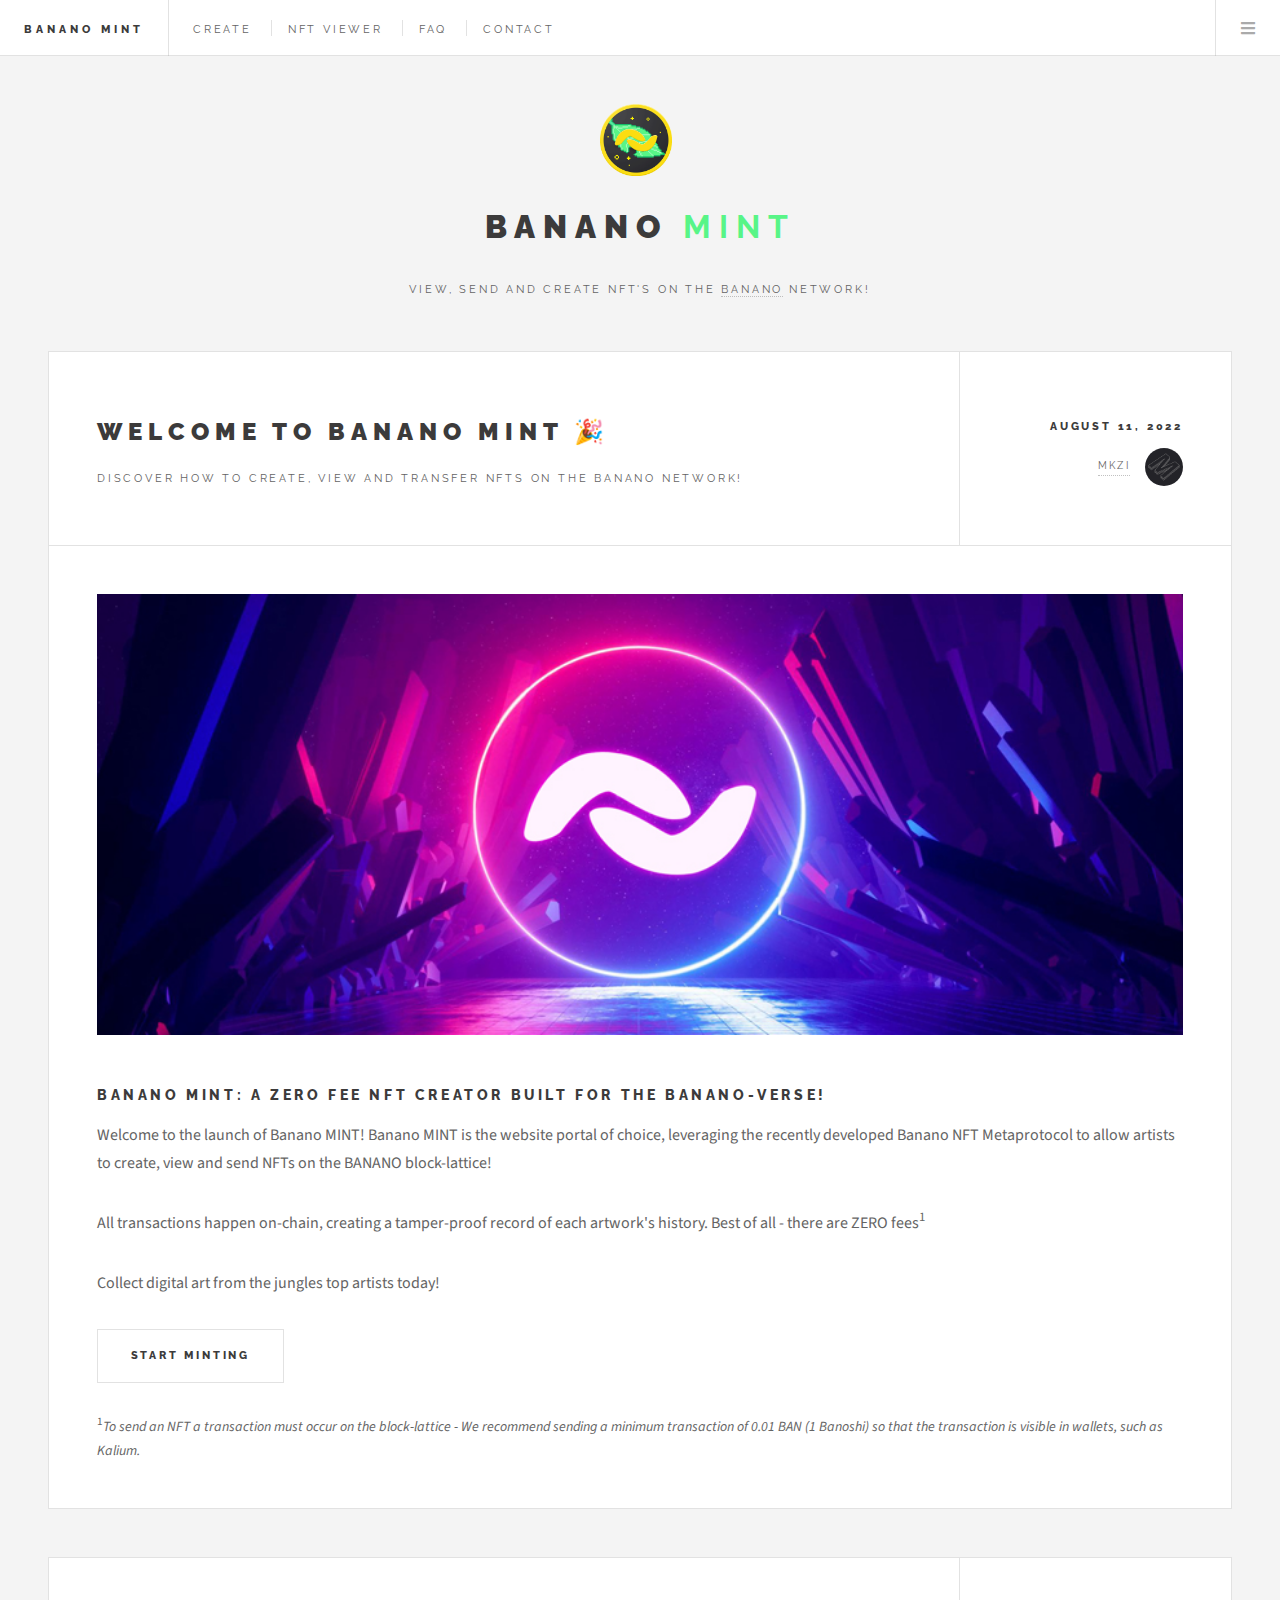
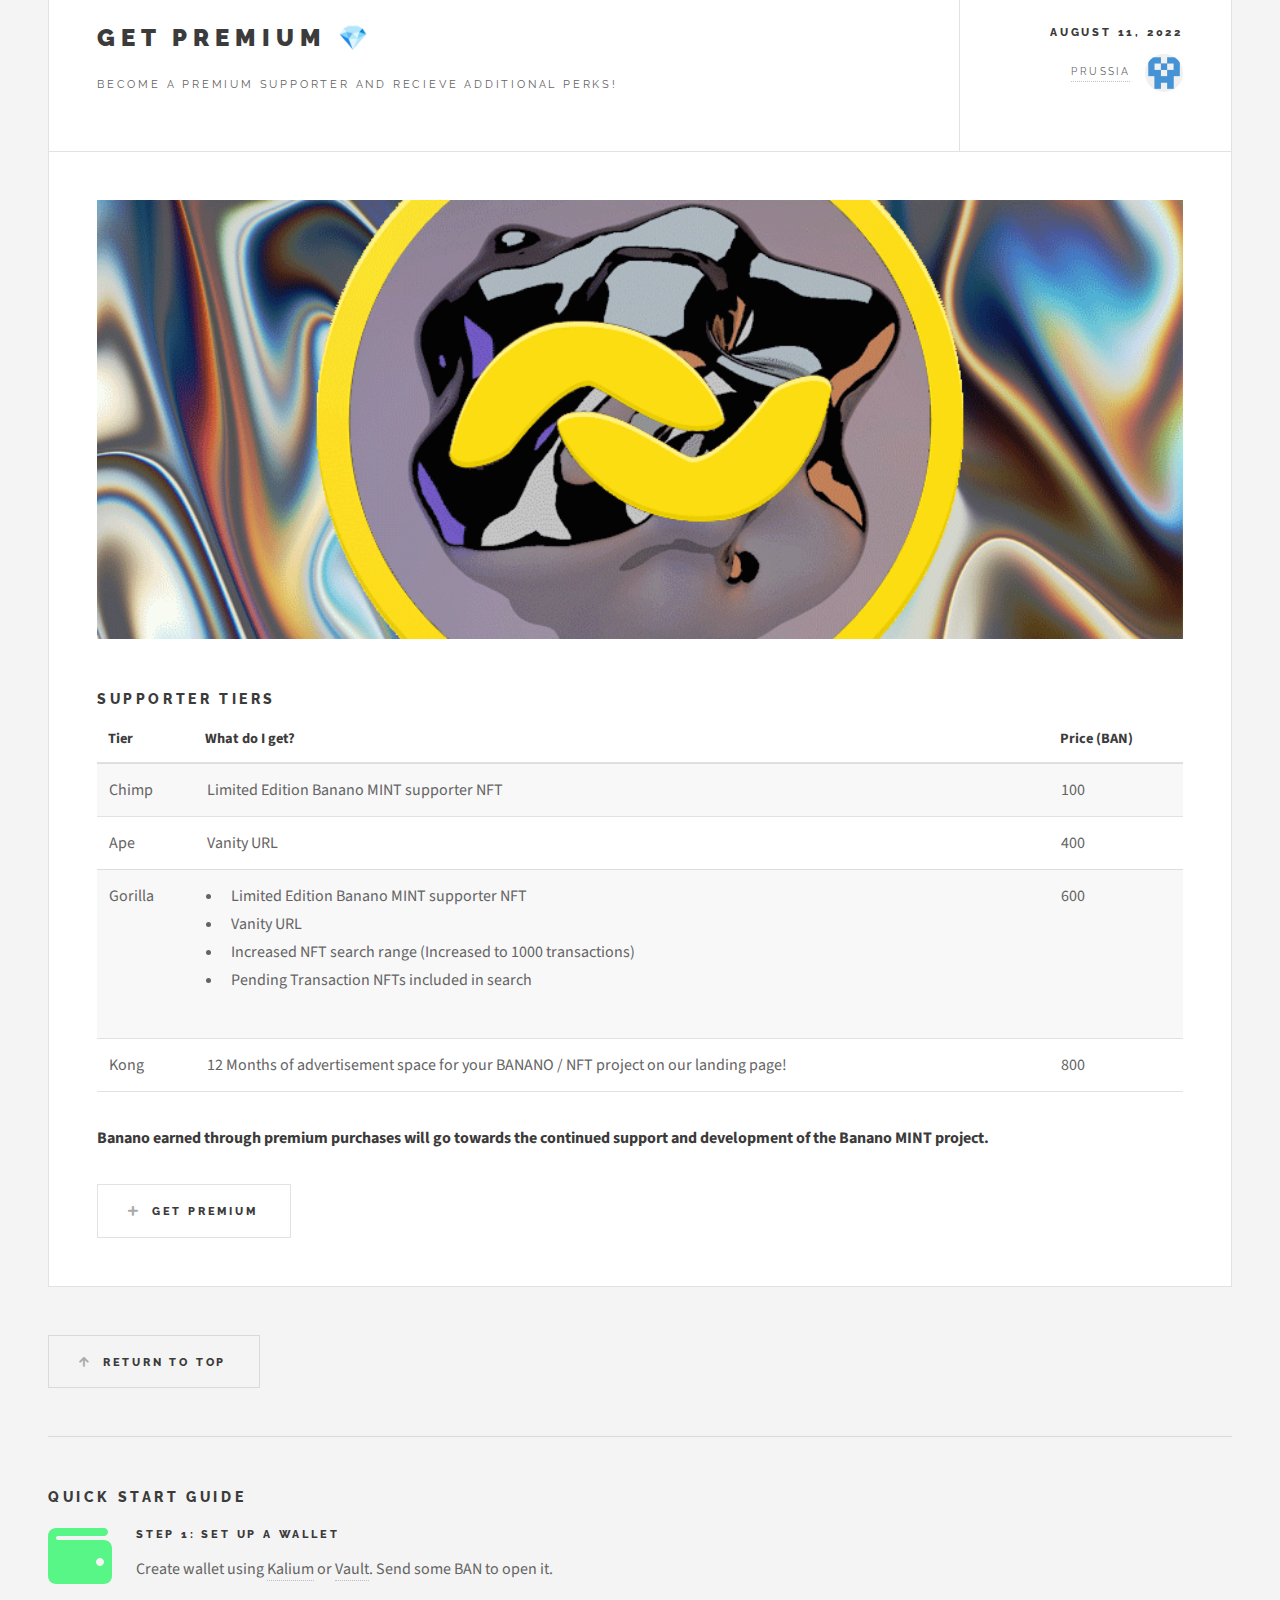
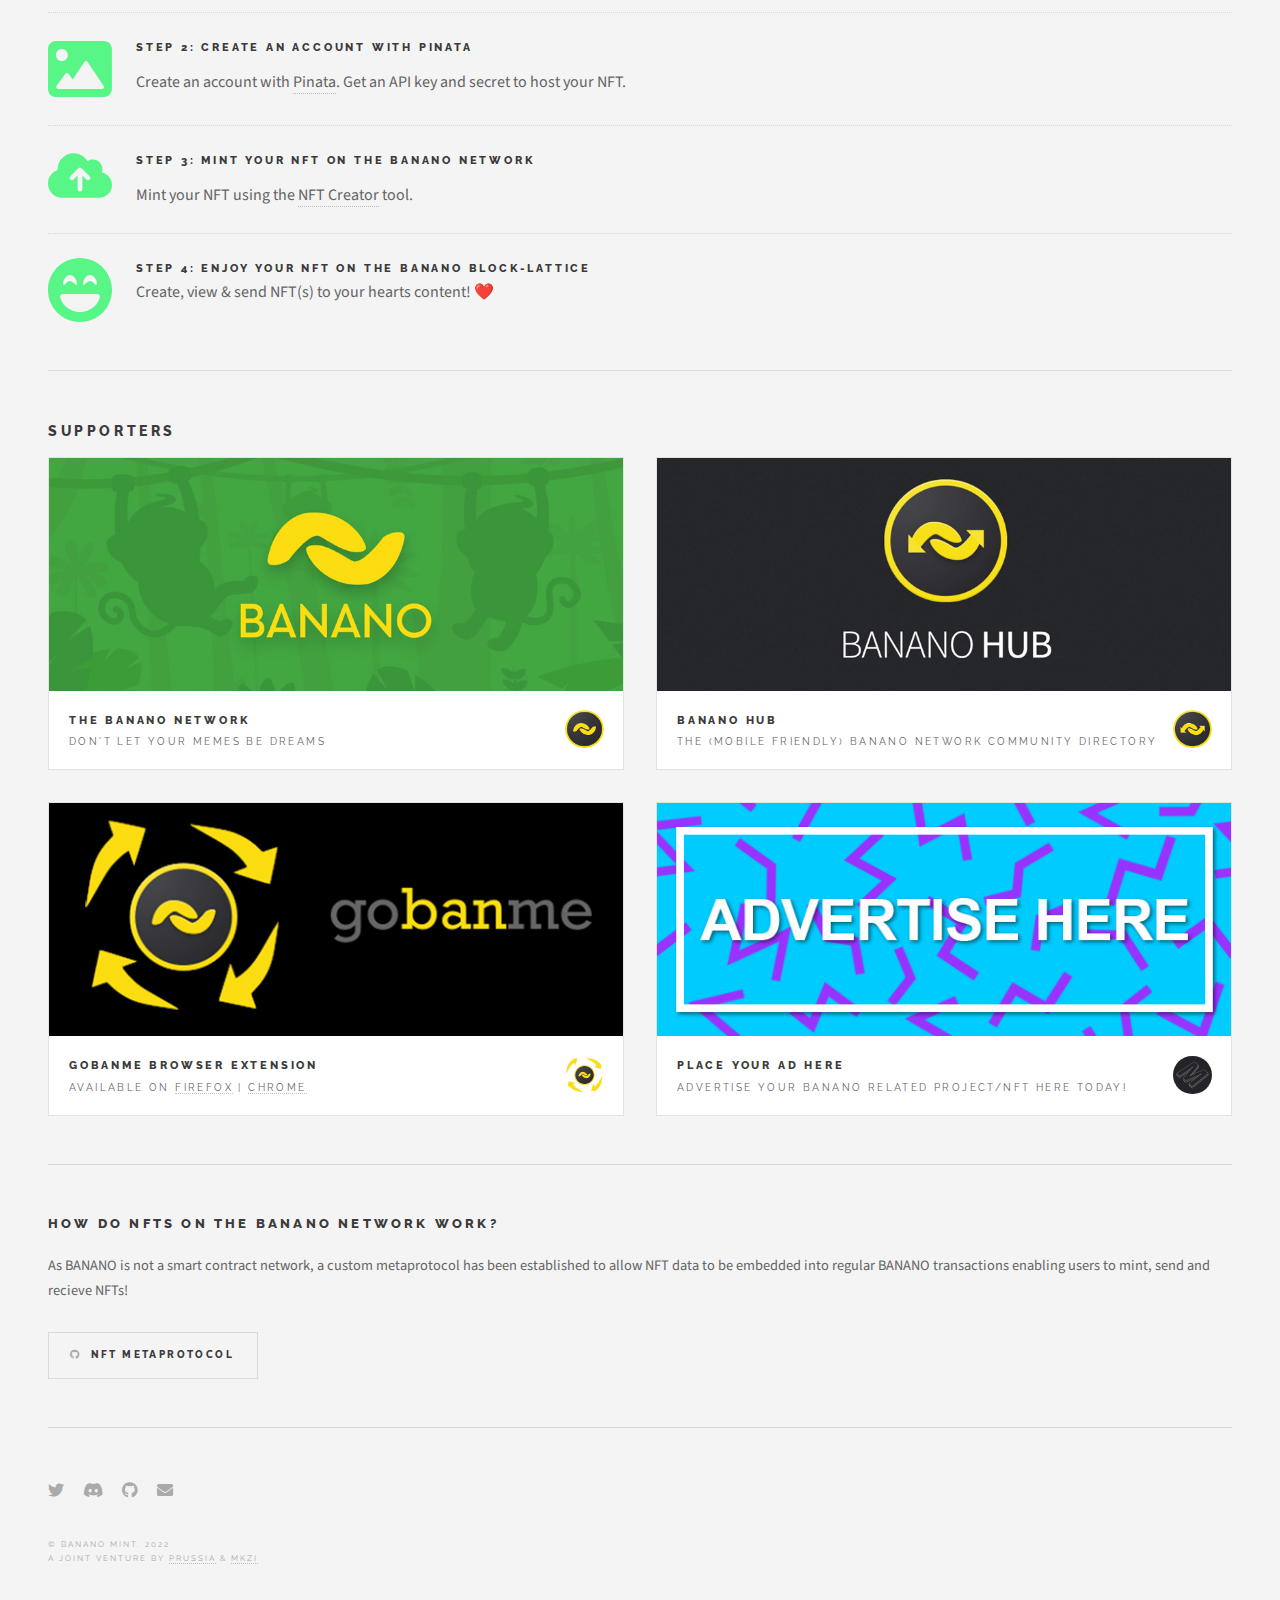
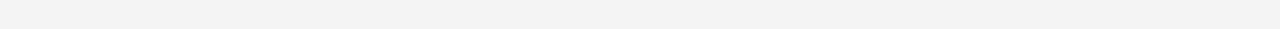
<file: index.html>
<!DOCTYPE HTML>
<html>
	<head>
		<title>Banano MINT | View, Send & Create NFT's on the BANANO network!</title>
		<meta charset="utf-8" />
		<meta name="viewport" content="width=device-width, initial-scale=1, user-scalable=no" />
        <meta property="og:site_name" content="BANANO MINT">
		<meta property="og:type" content="article">
		<meta property="og:url" content="https://hellomokuzai.github.io/banano-mint/">
		<meta property="og:image" content="https://raw.githubusercontent.com/HelloMokuzai/banano-mint/main/images/Mint.png">
		<meta property="og:description" content="View, Send & Create NFT's on the BANANO network!">
		<meta name="banano"  content="ban_3f3zko8b7j65rmewosdnyzkh6kcf5jgurezg75pfmm79poc4eyuxbre877fa"/>
		<link rel="shortcut icon" type="image/x-icon" href="favicon.ico">
        <link rel="stylesheet" href="assets/css/main.css" />
        
        
	</head>
	<body class="is-preload">

		<!-- Wrapper -->
			<div id="wrapper">

				<!-- Header -->
					<header id="header">
						<h1><a href="index.html">Banano MINT</a></h1>
						<nav class="links">
							<ul>
								<li><a href="create.html">Create</a></li>
								<li><a href="view.html">NFT Viewer</a></li>
								<li><a href="faq.html">FAQ</a></li>
								<li><a href="contact.html">Contact</a></li>
							</ul>
						</nav>
						<nav class="main">
							<ul>
								<li class="menu">
									<a class="fa-bars" href="#menu">Menu</a>
								</li>
							</ul>
						</nav>
					</header>

				<!-- Menu -->
					<section id="menu">

						<!-- Links -->
							<section>
								<ul class="links">
									<li>
										<a href="create.html">
											<h3>Create</h3>
											<p>MINT an NFT on the BANANO network!</p>
										</a>
									</li>
									<li>
										<a href="view.html">
											<h3>NFT Viewer</h3>
											<p>View NFT's in your wallet!</p>
										</a>
									</li>
									<li>
										<a href="faq.html">
											<h3>FAQ</h3>
											<p>Need help? See FAQ for solutions.</p>
										</a>
									</li>
									<li>
										<a href="contact.html">
											<h3>Contact</h3>
											<p>Get in touch with the Banano MINT team!</p>
										</a>
									</li>
								</ul>
							</section>

						<!-- Actions -->
							<section>
								<ul class="actions stacked">
									<li><a href="premium.html" class="button large fit icon solid fa-plus">Get Premium</a></li>
								</ul>
							</section>

					</section>

				<!-- Main -->
					<div id="main">

						<!-- Introduction Post -->
							<article class="post">
								<header>
									<div class="title">
										<h2>Welcome to BANANO MINT 🎉</h2>
										<p>Discover how to create, view and transfer NFTs on the BANANO network!</p>
									</div>
									<div class="meta">
										<time class="published" datetime="2022-08-11">August 11, 2022</time>
										<a href="contact.html" class="author"><span class="name">MKZI</span><img src="images/avatar-mkzi.png" alt="" /></a>
									</div>
								</header>
								<a href="create.html" class="image featured"><img src="images/post-welcome.jpg" alt="" /></a>
								<h3>Banano MINT: A Zero Fee NFT creator built for the Banano-verse!</h3>
                                <p>Welcome to the launch of Banano MINT! Banano MINT is the website portal of choice, leveraging the recently developed Banano NFT Metaprotocol to allow artists to create, view and send NFTs on the BANANO block-lattice!</p>
                              	<p>All transactions happen on-chain, creating a tamper-proof record of each artwork's history. Best of all - there are ZERO fees<sup>1</sup>
                                <p>Collect digital art from the jungles top artists today!<p>
                              	<footer>
									<ul class="actions">
										<li><a href="create.html" class="button large">Start Minting</a></li>
									</ul>
								</footer>
                                <p style="font-size:14px"><sup>1</sup><i>To send an NFT a transaction must occur on the block-lattice - We recommend sending a minimum transaction of 0.01 BAN (1 Banoshi) so that the transaction is visible in wallets, such as Kalium.</i></p>
							</article>

						<!-- GET PREMIUM post -->
							<article class="post">
								<header>
									<div class="title">
										<h2><a href="premium.html">GET PREMIUM 💎</a></h2>
										<p>Become a PREMIUM supporter and recieve additional perks!</p>
									</div>
									<div class="meta">
										<time class="published" datetime="2022-08-11">August 11, 2022</time>
										<a href="contact.html" class="author"><span class="name">PRUSSIA</span><img src="images/avatar-prussia.png" alt="" /></a>
									</div>
								</header>
								<a href="premium.html" class="image featured"><img src="images/post-premium.gif" alt="" /></a>
                                <h3>Supporter Tiers</h3>
									<div class="table-wrapper">
										<table>
											<thead>
												<tr>
													<th>Tier</th>
													<th>What do I get?</th>
													<th>Price (BAN)</th>
												</tr>
											</thead>
											<tbody>
												<tr>
													<td>Chimp</td>
													<td>Limited Edition Banano MINT supporter NFT</td>
													<td>100</td>
												</tr>
												<tr>
													<td>Ape</td>
													<td>Vanity URL</td>
													<td>400</td>
												</tr>
												<tr>
													<td>Gorilla</td>
													<td>
                                                    	<ul>
															<li>Limited Edition Banano MINT supporter NFT</li>
															<li>Vanity URL</li>
															<li>Increased NFT search range (Increased to 1000 transactions)</li>
                                                            <li>Pending Transaction NFTs included in search</li>
														</ul>
                                                    </td>
													<td>600</td>
												</tr>
												<tr>
													<td>Kong</td>
													<td>12 Months of advertisement space for your BANANO / NFT project on our landing page!</td>
													<td>800</td>
												</tr>
											</tbody>
										</table>
                                    <p><b>Banano earned through premium purchases will go towards the continued support and development of the Banano MINT project.</b></p>
									</div>
								<footer>
									<ul class="actions">
										<li><a href="premium.html" class="button large icon solid fa-plus">Get Premium</a></li>
									</ul>
								</footer>
							</article>

						<!-- Pagination -->
							<ul class="actions pagination">
								<li><a href="index.html" class="button large icon solid fa-arrow-up">Return to Top</a></li>
							</ul>

					</div>

				<!-- Sidebar -->
					<section id="sidebar">

						<!-- Intro -->
							<section id="intro">
								<a href="#" class="logo"><img src="images/Mint.gif" alt="" /></a>
								<header>
									<h2>Banano <b>MINT</b></h2>
									<p>View, send and create NFT's on the <a href="https://banano.cc/" target="_blank">BANANO</a> network!</p>
								</header>
							</section>

						<!-- How To -->
							<section>
                            	<h3>Quick Start Guide</h3>
								<ul class="posts">
									<li>
										<article>
											<header>
												<h3>STEP 1: Set up a wallet</h3>
                                                Create wallet using <a href="https://kalium.banano.cc/" target="_blank">Kalium</a> or <a href="https://vault.banano.cc/" target="_blank">Vault</a>. Send some BAN to open it.
											</header>
											<img class="image-green" src="images/wallet-solid.svg" alt="" />
										</article>
									</li>
									<li>
										<article>
											<header>
												<h3>STEP 2: Create an account with Pinata</h3>
                                                Create an account with <a href="https://www.pinata.cloud/" target="_blank">Pinata</a>. Get an API key and secret to host your NFT.
											</header>
											<img class="image-green" src="images/image-solid.svg" alt="" />
										</article>
									</li>
									<li>
										<article>
											<header>
												<h3>STEP 3: Mint your NFT on the BANANO network</h3>
												Mint  your NFT using the <a href="create.html">NFT Creator</a> tool.
											</header>
											<img class="image-green" src="images/cloud-arrow-up-solid.svg" alt="" />
										</article>
									</li>
									<li>
										<article>
											<header>
												<h3>STEP 4: Enjoy your NFT on the BANANO block-lattice</h3>
												Create, view & send NFT(s) to your hearts content! ❤️ 
											</header>
											<img class="image-green" src="images/face-laugh-beam-solid.svg" alt="" />
										</article>
									</li>
								</ul>
							</section>
                            
                            <!-- Mini Posts -->
							<section>
                            	<h3>Supporters</h3>
								<div class="mini-posts">

									<!-- Supporter Post 1 -->
										<article class="mini-post">
											<header>
												<h3><a href="https://banano.cc/">The BANANO Network</a></h3>
												<time class="published" datetime="2022-08-11">Don't let your memes be dreams</time>
												<a href="https://banano.cc/" class="author"><img src="images/avatar-banano.png" alt="" /></a>
											</header>
											<a href="https://banano.cc/" class="image"><img src="images/advert-banano.jpg" alt="" /></a>
										</article>
                                        
                                    <!-- Supporter Post 2 -->
										<article class="mini-post">
											<header>
												<h3><a href="https://hub.banano.network/" target="_blank">Banano HUB</a></h3>
												<time class="published" datetime="2022-08-11">The (mobile friendly) Banano Network community directory</time>
												<a href="https://hub.banano.network/" class="author" target="_blank"><img src="images/avatar-banhub.png" alt="" /></a>
											</header>
											<a href="https://hub.banano.network/" class="image" target="_blank"><img src="images/advert-banhub.jpg" alt="" /></a>
										</article>
                                        
                                    <!-- Supporter Post 3 -->
										<article class="mini-post">
											<header>
												<h3><a href="https://github.com/jetstream0/GoBanMe" target="_blank">GoBanMe Browser Extension</a></h3>
												<time class="published" datetime="2022-08-18">Available on <a href="https://addons.mozilla.org/en-US/firefox/addon/gobanme/" target="_blank">Firefox</a> | <a href="https://chrome.google.com/webstore/detail/gobanme/chcpbckfgpcogpgceecknjgcaicdonje" target="_blank">Chrome</a></time>
												<a href="https://github.com/jetstream0/GoBanMe" class="author" target="_blank"><img src="images/avatar-gobanme.jpg" alt="" /></a>
											</header>
											<a href="https://github.com/jetstream0/GoBanMe" class="image" target="_blank"><img src="images/advert-gobanme.jpg" alt="" /></a>
										</article>
                                        
                                    <!-- Supporter Post 4 -->
										<article class="mini-post">
											<header>
												<h3><a href="premium.html" target="_blank">PLACE YOUR AD HERE</a></h3>
												<time class="published" datetime="2022-08-11">Advertise your BANANO related project/NFT here TODAY!</time>
												<a href="contact.html" class="author" target="_blank"><img src="images/avatar-mkzi.png" alt="" /></a>
											</header>
											<a href="premium.html" class="image" target="_blank"><img src="images/advert-sample.gif" alt="" /></a>
										</article>

								</div>
							</section>

						<!-- About -->
							<section class="blurb">
								<h2>How do NFTs on the BANANO network work?</h2>
								<p>As BANANO is not a smart contract network, a custom metaprotocol has been established to allow NFT data to be embedded into regular BANANO transactions enabling users to mint, send and recieve NFTs!</p>
								<ul class="actions">
									<li><a href="https://github.com/Airtune/73-meta-tokens" class="button icon brands fa-github" target="_blank">NFT Metaprotocol</a></li>
								</ul>
							</section>

						<!-- Footer -->
							<section id="footer">
								<ul class="icons">
									<li><a href="#" class="icon brands fa-twitter"><span class="label">Twitter</span></a></li>
									<li><a href="https://chat.banano.cc/" class="icon brands fa-discord"><span class="label">Discord</span></a></li>
									<li><a href="https://github.com/HelloMokuzai/banano-mint" class="icon brands fa-github"><span class="label">Github</span></a></li>
									<li><a href="mailto:hellomokuzai@outlook.com" class="icon solid fa-envelope"><span class="label">Email</span></a></li>
								</ul>
								<p class="copyright">&copy; Banano MINT. 2022<br>A joint venture by <a href="https://github.com/jetstream0" target="_blank">PRUSSIA</a> & <a href="https://github.com/HelloMokuzai" target="_blank">MKZI</a></p>
							</section>

					</section>

			</div>

		<!-- Scripts -->
			<script src="assets/js/jquery.min.js"></script>
			<script src="assets/js/browser.min.js"></script>
			<script src="assets/js/breakpoints.min.js"></script>
			<script src="assets/js/util.js"></script>
			<script src="assets/js/main.js"></script>

	</body>
</html>
</file>
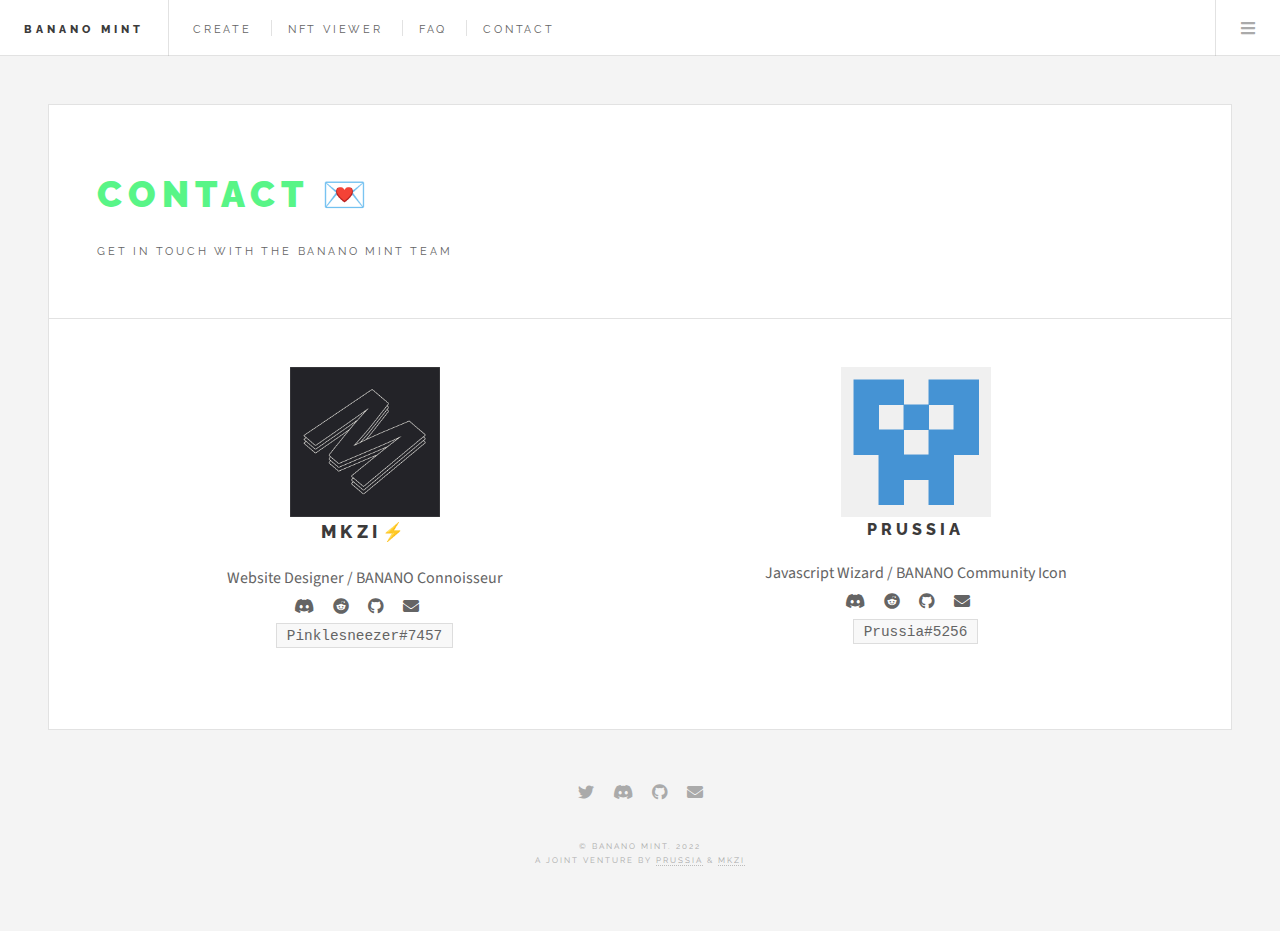
<file: contact.html>
<!DOCTYPE HTML>
<html>
	<head>
		<title>Banano MINT | View, Send & Create NFT's on the BANANO network!</title>
		<meta charset="utf-8" />
		<meta name="viewport" content="width=device-width, initial-scale=1, user-scalable=no" />
        <meta property="og:site_name" content="BANANO MINT">
		<meta property="og:type" content="article">
		<meta property="og:url" content="https://hellomokuzai.github.io/banano-mint/">
		<meta property="og:image" content="https://raw.githubusercontent.com/HelloMokuzai/banano-mint/main/images/Mint.png">
		<meta property="og:description" content="View, Send & Create NFT's on the BANANO network!">
		<meta name="banano"  content="ban_3f3zko8b7j65rmewosdnyzkh6kcf5jgurezg75pfmm79poc4eyuxbre877fa"/>
		<link rel="shortcut icon" type="image/x-icon" href="favicon.ico">
		<link rel="stylesheet" href="assets/css/main.css" />
	</head>
	<body class="single is-preload">

		<!-- Wrapper -->
			<div id="wrapper">

				<!-- Header -->
					<header id="header">
						<h1><a href="index.html">Banano MINT</a></h1>
						<nav class="links">
							<ul>
								<li><a href="create.html">Create</a></li>
								<li><a href="view.html">NFT Viewer</a></li>
								<li><a href="faq.html">FAQ</a></li>
								<li><a href="contact.html">Contact</a></li>
							</ul>
						</nav>
						<nav class="main">
							<ul>
								<li class="menu">
									<a class="fa-bars" href="#menu">Menu</a>
								</li>
							</ul>
						</nav>
					</header>

				<!-- Menu -->
					<section id="menu">

						<!-- Links -->
							<section>
								<ul class="links">
									<li>
										<a href="create.html">
											<h3>Create</h3>
											<p>MINT an NFT on the BANANO network!</p>
										</a>
									</li>
									<li>
										<a href="view.html">
											<h3>NFT Viewer</h3>
											<p>View NFT's in your wallet!</p>
										</a>
									</li>
									<li>
										<a href="faq.html">
											<h3>FAQ</h3>
											<p>Need help? See FAQ for solutions.</p>
										</a>
									</li>
									<li>
										<a href="contact.html">
											<h3>Contact</h3>
											<p>Get in touch with the Banano MINT team!</p>
										</a>
									</li>
								</ul>
							</section>

						<!-- Actions -->
							<section>
								<ul class="actions stacked">
									<li><a href="premium.html" class="button large fit icon solid fa-plus">Get Premium</a></li>
								</ul>
							</section>

					</section>

				<!-- Main -->
					<div id="main">

						<!-- Contact Details -->
							<article class="post">
								<header>
									<div class="title">
										<h2><b>Contact 💌</b></h2>
										<p>Get in touch with the Banano MINT team</p>
									</div>
								</header>
									
                                    <div class="box alt">
										<div class="row gtr-uniform">
											<div class="col-6"><center><span class="image"><img src="images/avatar-mkzi.png" alt="" width="150" height="150" />
                                            <h2>MKZI⚡</h2>
                                    		Website Designer / BANANO Connoisseur
                                    			<ul class="icons">
													<li><a href="https://chat.banano.cc/" class="icon brands fa-discord"><span class="label">Discord</span></a></li>
                                            		<li><a href="https://www.reddit.com/user/HelloMokuzai" class="icon brands fa-reddit"><span class="label">Reddit</span></a></li>
													<li><a href="https://github.com/HelloMokuzai" class="icon brands fa-github"><span class="label">Github</span></a></li>
                                                    <li><a href="mailto:hellomokuzai@outlook.com" class="icon solid fa-envelope"><span class="label">Email</span></a></li>
                                            		<p><code>Pinklesneezer#7457</code></p>
												</ul>
                                             </span></center></div>
											<div class="col-6"><center><span class="image"><img src="images/avatar-prussia.png" alt="" width="150" height="150" />
                                            <h1>PRUSSIA</h1>
                                    		Javascript Wizard / BANANO Community Icon
                                    			<ul class="icons">
													<li><a href="https://chat.banano.cc/" class="icon brands fa-discord"><span class="label">Discord</span></a></li>
                                            		<li><a href="https://www.reddit.com/user/prussia_dev/" class="icon brands fa-reddit"><span class="label">Reddit</span></a></li>
													<li><a href="https://github.com/jetstream0" class="icon brands fa-github"><span class="label">Github</span></a></li>
                                                    <li><a href="mailto:prussia@prussia.dev" class="icon solid fa-envelope"><span class="label">Email</span></a></li>
                                            		<p><code>Prussia#5256</code></p>
												</ul>
                                    		</span></center></div>
										</div>
                                    </div>
                                    
							</article>

					</div>

				<!-- Footer -->
					<section id="footer">
						<ul class="icons">
							<li><a href="#" class="icon brands fa-twitter"><span class="label">Twitter</span></a></li>
							<li><a href="https://chat.banano.cc/" class="icon brands fa-discord"><span class="label">Discord</span></a></li>
							<li><a href="https://github.com/HelloMokuzai/banano-mint" class="icon brands fa-github"><span class="label">Github</span></a></li>
							<li><a href="mailto:hellomokuzai@outlook.com" class="icon solid fa-envelope"><span class="label">Email</span></a></li>
						</ul>
						<p class="copyright">&copy; Banano MINT. 2022<br>A joint venture by <a href="https://github.com/jetstream0" target="_blank">PRUSSIA</a> & <a href="https://github.com/HelloMokuzai" target="_blank">MKZI</a></p>
					</section>

			</div>

		<!-- Scripts -->
			<script src="assets/js/jquery.min.js"></script>
			<script src="assets/js/browser.min.js"></script>
			<script src="assets/js/breakpoints.min.js"></script>
			<script src="assets/js/util.js"></script>
			<script src="assets/js/main.js"></script>

	</body>
</html>
</file>
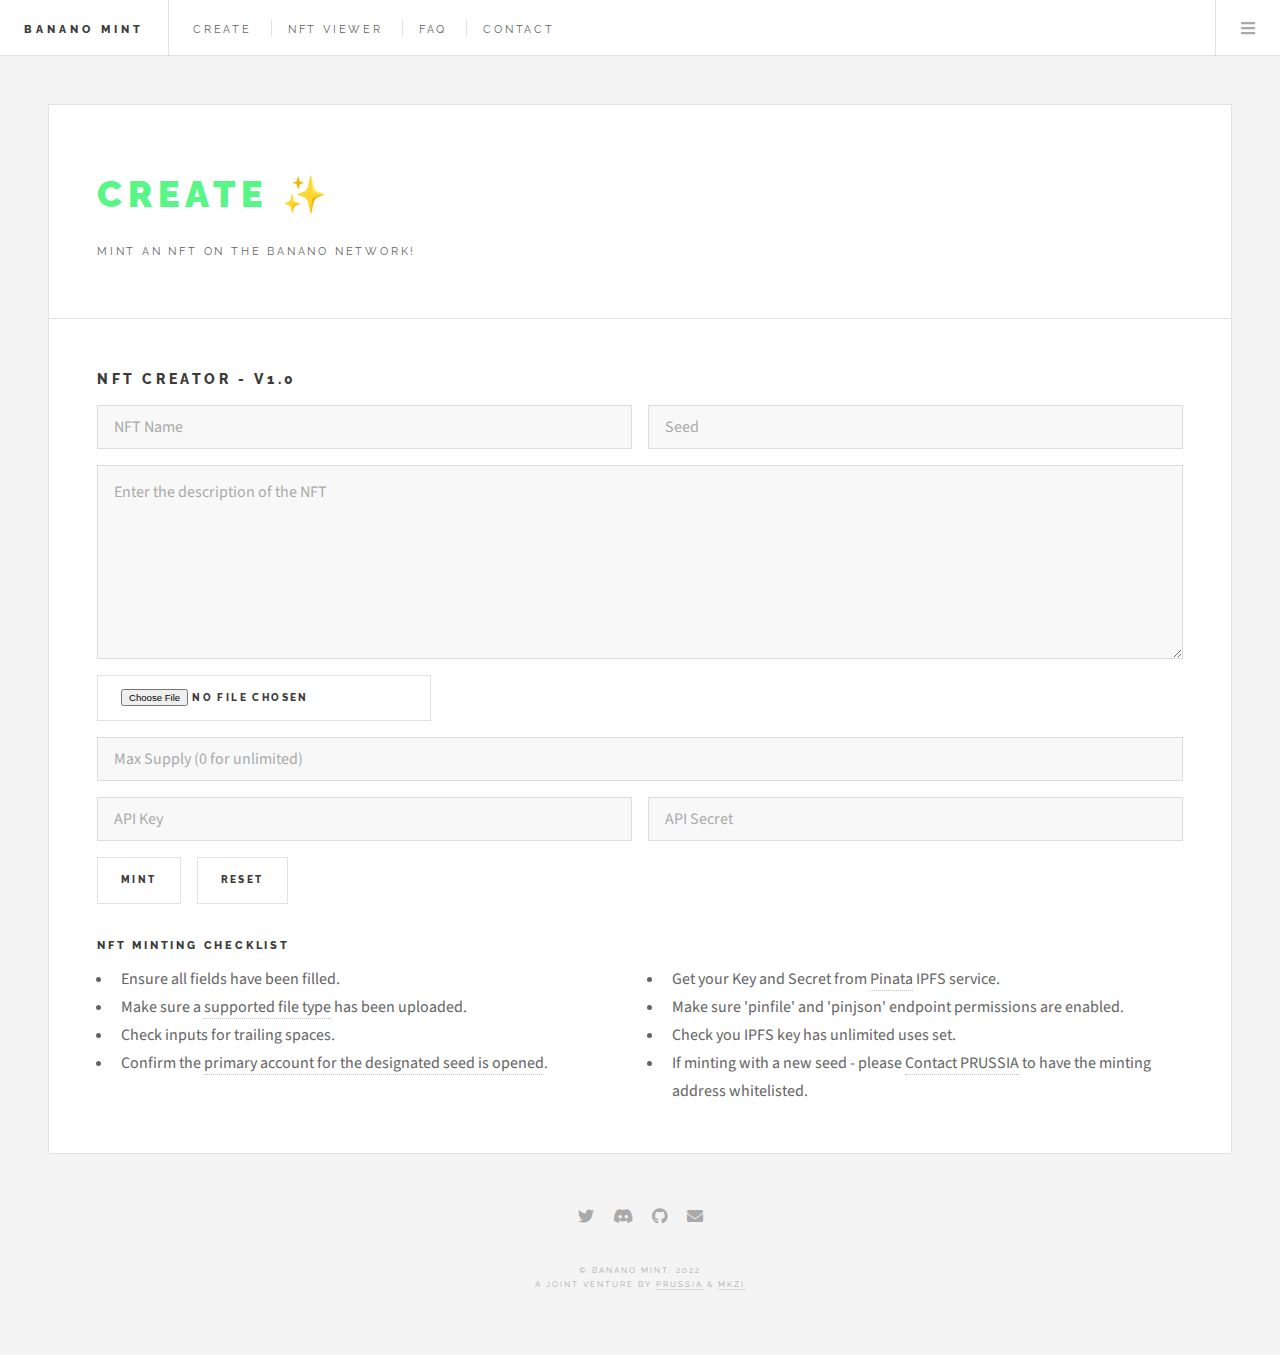
<file: create.html>
<!DOCTYPE HTML>
<html>
	<head>
		<title>Banano MINT | View, Send & Create NFT's on the BANANO network!</title>
		<meta charset="utf-8" />
		<meta name="viewport" content="width=device-width, initial-scale=1, user-scalable=no" />
        <meta property="og:site_name" content="BANANO MINT">
		<meta property="og:type" content="article">
		<meta property="og:url" content="https://hellomokuzai.github.io/banano-mint/">
		<meta property="og:image" content="https://raw.githubusercontent.com/HelloMokuzai/banano-mint/main/images/Mint.png">
		<meta property="og:description" content="View, Send & Create NFT's on the BANANO network!">
		<meta name="banano" content="ban_3f3zko8b7j65rmewosdnyzkh6kcf5jgurezg75pfmm79poc4eyuxbre877fa"/>
		<link rel="shortcut icon" type="image/x-icon" href="favicon.ico">
		<link rel="stylesheet" href="assets/css/main.css" />
		<script src="assets/js/libs/banano.js"></script>
    	<script src="assets/js/libs/b68.js"></script>
	</head>
	<body class="single is-preload">

		<!-- Wrapper -->
			<div id="wrapper">

				<!-- Header -->
					<header id="header">
						<h1><a href="index.html">Banano MINT</a></h1>
						<nav class="links">
							<ul>
								<li><a href="create.html">Create</a></li>
								<li><a href="view.html">NFT Viewer</a></li>
								<li><a href="faq.html">FAQ</a></li>
								<li><a href="contact.html">Contact</a></li>
							</ul>
						</nav>
						<nav class="main">
							<ul>
								<li class="menu">
									<a class="fa-bars" href="#menu">Menu</a>
								</li>
							</ul>
						</nav>
					</header>

				<!-- Menu -->
					<section id="menu">

						<!-- Links -->
							<section>
								<ul class="links">
									<li>
										<a href="create.html">
											<h3>Create</h3>
											<p>MINT an NFT on the BANANO network!</p>
										</a>
									</li>
									<li>
										<a href="view.html">
											<h3>NFT Viewer</h3>
											<p>View NFT's in your wallet!</p>
										</a>
									</li>
									<li>
										<a href="faq.html">
											<h3>FAQ</h3>
											<p>Need help? See FAQ for solutions.</p>
										</a>
									</li>
									<li>
										<a href="contact.html">
											<h3>Contact</h3>
											<p>Get in touch with the Banano MINT team!</p>
										</a>
									</li>
								</ul>
							</section>

						<!-- Actions -->
							<section>
								<ul class="actions stacked">
									<li><a href="premium.html" class="button large fit icon solid fa-plus">Get Premium</a></li>
								</ul>
							</section>

					</section>

				<!-- Main -->
					<div id="main">

						<!-- Post -->
							<article class="post">
								<header>
									<div class="title">
										<h2><b>Create ✨</b></h2>
										<p>MINT an NFT on the BANANO network!</p>
									</div>
								</header>
								<h3>NFT Creator - V1.0</h3>
								  <div class="fail msg-container">
										<p id="fail-msg"></p>
									</div>
									<div class="success msg-container">
										<p>Success: Set the account's (whose seed you have submitted below) rep to <b><span id="nft-rep"></span></b> during sending and the NFT will mint & sent with each transaction.</p>
									</div>
									<form>
										<div class="row gtr-uniform">
											<div class="col-6 col-12-xsmall">
												<input type="text" name="NFT-name" id="name" value="" placeholder="NFT Name" required />
											</div>
											<div class="col-6 col-12-xsmall">
												<input type="text" name="NFT-seed" id="seed" value="" placeholder="Seed" required />
											</div>
                                            <div class="col-12">
												<textarea name="NFT-description" id="description" placeholder="Enter the description of the NFT" rows="6"></textarea>
											</div>
											<div class="col-12">
  												<input type="file" id="file" name="filename">
											</div>
                                            <div class="col-12">
												<input type="text" name="NFT-supply" id="supply" value="" placeholder="Max Supply (0 for unlimited)" />
											</div>
                                            <div class="col-6 col-12-xsmall">
												<input type="text" name="API-key" id="key" value="" placeholder="API Key" required />
											</div>
											<div class="col-6 col-12-xsmall">
												<input type="text" name="API-secret" id="secret" value="" placeholder="API Secret" required />
											</div>
											<div class="col-12">
												<ul class="actions">
													<li><input type="button" value="Mint" onclick="mint()" /></li>
													<li><input type="reset" value="Reset" /></li>
												</ul>
											</div>
										</div>
									</form>
                                    <h4>NFT Minting Checklist</h4>
                                    <div class="row">
										<div class="col-6 col-12-medium">
											<ul>
												<li>Ensure all fields have been filled.</li>
												<li>Make sure a <a href="#">supported file type</a> has been uploaded.</li>
												<li>Check inputs for trailing spaces.</li>
                                                <li>Confirm the <a href="#">primary account for the designated seed is opened</a>.</li>
											</ul>
                                        </div>
                                        <div class="col-6 col-12-medium">
											<ul>
												<li>Get your Key and Secret from <a href="https://www.pinata.cloud/" target="_blank">Pinata</a> IPFS service.</li>
												<li>Make sure 'pinfile' and 'pinjson' endpoint permissions are enabled.</li>
                                                <li>Check you IPFS key has unlimited uses set.</li>
												<li>If minting with a new seed - please <a href="contact.html">Contact PRUSSIA</a> to have the minting address whitelisted.</li>
											</ul>
                                        </div>
                                    </div>
							</article>

					</div>

				<!-- Footer -->
					<section id="footer">
						<ul class="icons">
							<li><a href="#" class="icon brands fa-twitter"><span class="label">Twitter</span></a></li>
							<li><a href="https://chat.banano.cc/" class="icon brands fa-discord"><span class="label">Discord</span></a></li>
							<li><a href="https://github.com/HelloMokuzai/banano-mint" class="icon brands fa-github"><span class="label">Github</span></a></li>
							<li><a href="mailto:hellomokuzai@outlook.com" class="icon solid fa-envelope"><span class="label">Email</span></a></li>
						</ul>
						<p class="copyright">&copy; Banano MINT. 2022<br>A joint venture by <a href="https://github.com/jetstream0" target="_blank">PRUSSIA</a> & <a href="https://github.com/HelloMokuzai" target="_blank">MKZI</a></p>
					</section>

			</div>

		<!-- Scripts -->
			<script src="assets/js/jquery.min.js"></script>
			<script src="assets/js/browser.min.js"></script>
			<script src="assets/js/breakpoints.min.js"></script>
			<script src="assets/js/util.js"></script>
			<script src="assets/js/main.js"></script>
			<script src="assets/js/create.js"></script>

	</body>
</html>
</file>
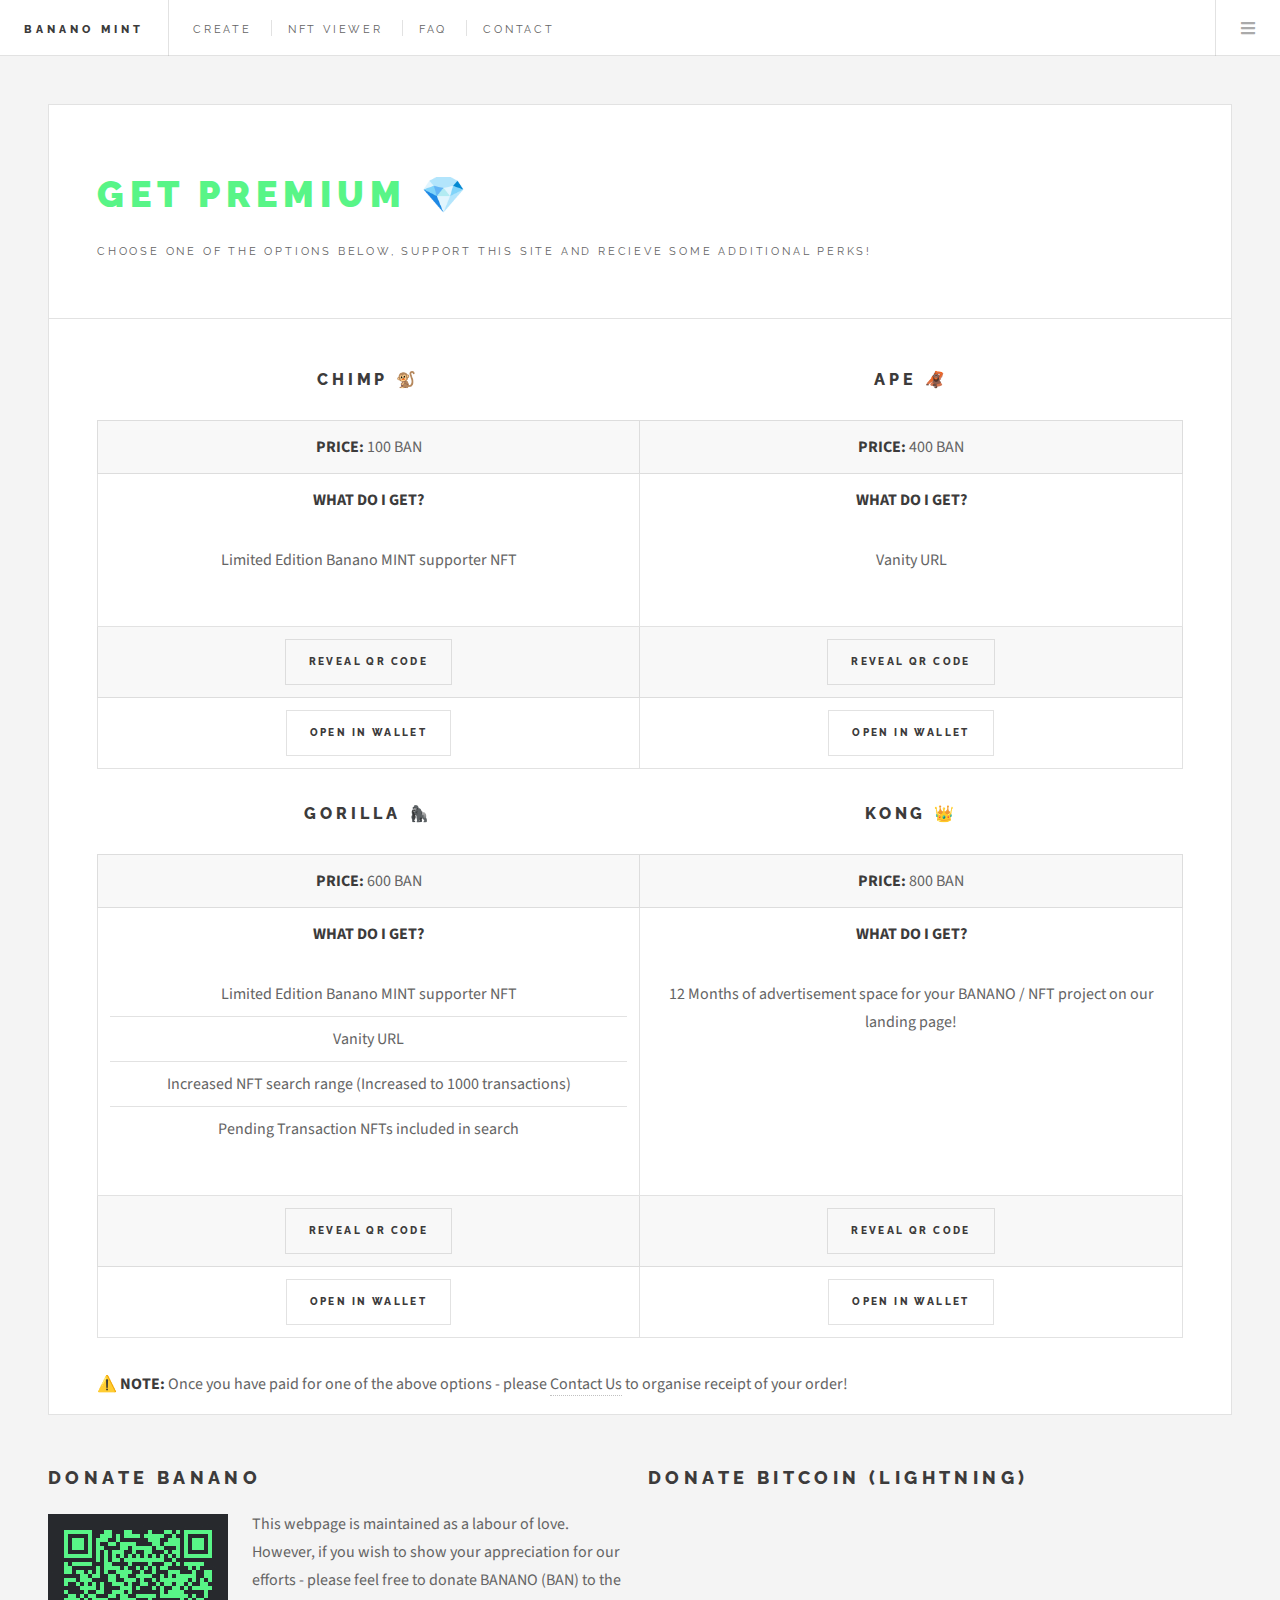
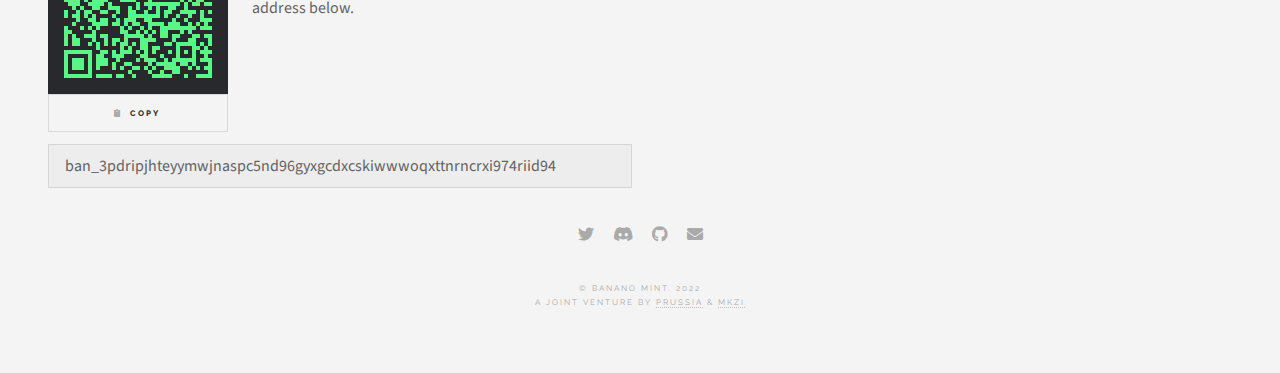
<file: premium.html>
<!DOCTYPE HTML>
<html>
	<head>
		<title>Banano MINT | View, Send & Create NFT's on the BANANO network!</title>
		<meta charset="utf-8" />
		<meta name="viewport" content="width=device-width, initial-scale=1, user-scalable=no" />
        <meta property="og:site_name" content="BANANO MINT">
		<meta property="og:type" content="article">
		<meta property="og:url" content="https://hellomokuzai.github.io/banano-mint/">
		<meta property="og:image" content="https://raw.githubusercontent.com/HelloMokuzai/banano-mint/main/images/Mint.png">
		<meta property="og:description" content="View, Send & Create NFT's on the BANANO network!">
		<meta name="banano"  content="ban_3f3zko8b7j65rmewosdnyzkh6kcf5jgurezg75pfmm79poc4eyuxbre877fa"/>
		<link rel="shortcut icon" type="image/x-icon" href="favicon.ico">
		<link rel="stylesheet" href="assets/css/main.css" />
	</head>
	<body class="single is-preload">

		<!-- Wrapper -->
			<div id="wrapper">

				<!-- Header -->
					<header id="header">
						<h1><a href="index.html">Banano MINT</a></h1>
						<nav class="links">
							<ul>
								<li><a href="create.html">Create</a></li>
								<li><a href="view.html">NFT Viewer</a></li>
								<li><a href="faq.html">FAQ</a></li>
								<li><a href="contact.html">Contact</a></li>
							</ul>
						</nav>
						<nav class="main">
							<ul>
								<li class="menu">
									<a class="fa-bars" href="#menu">Menu</a>
								</li>
							</ul>
						</nav>
					</header>

				<!-- Menu -->
					<section id="menu">

						<!-- Links -->
							<section>
								<ul class="links">
									<li>
										<a href="create.html">
											<h3>Create</h3>
											<p>MINT an NFT on the BANANO network!</p>
										</a>
									</li>
									<li>
										<a href="view.html">
											<h3>NFT Viewer</h3>
											<p>View NFT's in your wallet!</p>
										</a>
									</li>
									<li>
										<a href="faq.html">
											<h3>FAQ</h3>
											<p>Need help? See FAQ for solutions.</p>
										</a>
									</li>
									<li>
										<a href="contact.html">
											<h3>Contact</h3>
											<p>Get in touch with the Banano MINT team!</p>
										</a>
									</li>
								</ul>
							</section>

						<!-- Actions -->
							<section>
								<ul class="actions stacked">
									<li><a href="premium.html" class="button large fit icon solid fa-plus">Get Premium</a></li>
								</ul>
							</section>

					</section>

				<!-- Main -->
					<div id="main">

						<!-- Post -->
							<article class="post">
								<header>
									<div class="title">
										<h2><b>GET PREMIUM 💎</b></h2>
										<p>Choose one of the options below, support this site and recieve some additional perks!</p>
									</div>
								</header>
                                
                                <!-- Reveal Chimp -->
								<script>
								function chimp() {
								var x = document.getElementById("chimp");
  								if (x.style.display === "none") {
    							x.style.display = "block";
  								} else {
    							x.style.display = "none";
  								}
								}
								</script>
                                
                                <!-- Reveal Ape -->
								<script>
								function ape() {
								var x = document.getElementById("ape");
  								if (x.style.display === "none") {
    							x.style.display = "block";
  								} else {
    							x.style.display = "none";
  								}
								}
								</script>
                                
                                <!-- Reveal Gorilla -->
								<script>
								function gorilla() {
								var x = document.getElementById("gorilla");
  								if (x.style.display === "none") {
    							x.style.display = "block";
  								} else {
    							x.style.display = "none";
  								}
								}
								</script>
                                
                                <!-- Reveal Kong -->
								<script>
								function kong() {
								var x = document.getElementById("kong");
  								if (x.style.display === "none") {
    							x.style.display = "block";
  								} else {
    							x.style.display = "none";
  								}
								}
								</script>
                                    
                                    <!-- Tier LIST -->
                                    <table class="alt" width="100%">
											<thead>
												<tr>
													<th><center><h2>Chimp 🐒</h2></center></th>
													<th><center><h2>Ape 🦧</h2></center></th>
												</tr>
											</thead>
											<tbody>
                                            	<tr>
													<td width="50%"><center><b>PRICE:</b> 100 BAN</center></td>
													<td width="50%"><center><b>PRICE:</b> 400 BAN</center></td>
												</tr>
												<tr>
													<td width="50%">
                                                    	<center>
                                                    	<p><b>WHAT DO I GET?</b></p>
                                                        <ul class="alt">
															<li>Limited Edition Banano MINT supporter NFT</li>
														</ul>
                                                        </center>
                                                    </td>
													<td width="50%">
                                                    	<center>
                                                    	<p><b>WHAT DO I GET?</b></p>
                                                    	<ul class="alt">
															<li>Vanity URL</li>
														</ul>
                                                        </center>
                                                    </td>
												</tr>
                                                <tr>
													<td width="50%"><center><button class="button" onclick="chimp()">REVEAL QR CODE</button><div id="chimp" style="display: none;"><p>&nbsp;</p><span class="image"><img src="images/qr-chimp.png" alt="" width="80%" height="80%" /></span><p><a class="button small icon solid fa-clipboard" onclick="myFunction()";>Copy</a></p></div></center></td>
													<td width="50%"><center><button class="button" onclick="ape()">REVEAL QR CODE</button><div id="ape" style="display: none;"><p>&nbsp;</p><span class="image"><img src="images/qr-ape.png" alt="" width="80%" height="80%" /></span><p><a class="button small icon solid fa-clipboard" onclick="myFunction()";>Copy</a></p></div></center></td>
												</tr>
												<tr>
													<td width="50%"><center><a href="banano:ban_3pdripjhteyymwjnaspc5nd96gyxgcdxcskiwwwoqxttnrncrxi974riid94?amount=10000000000000000000000000000000" class="button">Open in Wallet</a></center></td>
													<td width="50%"><center><a href="banano:ban_3pdripjhteyymwjnaspc5nd96gyxgcdxcskiwwwoqxttnrncrxi974riid94?amount=40000000000000000000000000000000" class="button">Open in Wallet</a></center></td>
												</tr>
											</tbody>
										</table>
                                        
                                        <table class="alt" width="100%">
											<thead>
												<tr>
													<th><center><h2>Gorilla 🦍</h2></center></th>
                                                    <th><center><h2>Kong 👑</h2></center></th>
												</tr>
											</thead>
											<tbody>
												<tr>
													<td width="50%"><center><b>PRICE:</b> 600 BAN</center></td>
                                                    <td width="50%"><center><b>PRICE:</b> 800 BAN</center></td>
												</tr>
												<tr>
													<td width="50%">
                                                    	<center>
                                                    	<p><b>WHAT DO I GET?</b></p>
                                                    	<ul class="alt">
															<li>Limited Edition Banano MINT supporter NFT</li>
															<li>Vanity URL</li>
															<li>Increased NFT search range (Increased to 1000 transactions)</li>
                                                    		<li>Pending Transaction NFTs included in search</li>
														</ul>
                                                        </center>
                                                    </td>
                                                    <td width="50%">
                                                    	<center>
                                                    	<p><b>WHAT DO I GET?</b></p>
                                                    	<ul class="alt">
															<li>12 Months of advertisement space for your BANANO / NFT project on our landing page!</li>
														</ul>
                                                        </center>
                                                    </td>
												</tr>
                                                <tr>
													<td width="50%"><center><button class="button" onclick="gorilla()">REVEAL QR CODE</button><div id="gorilla" style="display: none;"><p>&nbsp;</p><span class="image"><p><img src="images/qr-gorilla.png" alt="" width="80%" height="80%" /></span><p><a class="button small icon solid fa-clipboard" onclick="myFunction()";>Copy</a></p></div></center></td>
                                                    <td width="50%"><center><button class="button" onclick="kong()">REVEAL QR CODE</button><div id="kong" style="display: none;"><p>&nbsp;</p><span class="image"><p><img src="images/qr-kong.png" alt="" width="80%" height="80%" /></span><p><a class="button small icon solid fa-clipboard" onclick="myFunction()";>Copy</a></p></div></center></td>
												</tr>
												<tr>
													<td width="50%"><center><a href="banano:ban_3pdripjhteyymwjnaspc5nd96gyxgcdxcskiwwwoqxttnrncrxi974riid94?amount=60000000000000000000000000000000" class="button">Open in Wallet</a></center></td>
                                                    <td width="50%"><center><a href="banano:ban_3pdripjhteyymwjnaspc5nd96gyxgcdxcskiwwwoqxttnrncrxi974riid94?amount=80000000000000000000000000000000" class="button">Open in Wallet</a></center></td>
												</tr>
											</tbody>
										</table>
                                
                                <b>⚠️ NOTE:</b> Once you have paid for one of the above options - please <a href="contact.html">Contact Us</a> to organise receipt of your order!
                                        
							</article>
					</div>

				<!-- Footer -->
					<section id="footer">
                    
                     <div class="row">
										<div class="col-6 col-12-medium" align="left">
											<h2>Donate Banano</h2>
											<p><span class="image left"><img src="images/qr_premium.png" alt="" /><a class="button small fit icon solid fa-clipboard" onclick="myFunction()";>Copy</a></span>This webpage is maintained as a labour of love. However, if you wish to show your appreciation for our efforts - please feel free to donate BANANO (BAN) to the address below.</p>
                        		    
                        					<input type="text" value="ban_3pdripjhteyymwjnaspc5nd96gyxgcdxcskiwwwoqxttnrncrxi974riid94" id="myAddress">
											<script>
												function myFunction() {
 												var copyText = document.getElementById("myAddress");
  												copyText.select();
  												copyText.setSelectionRange(0, 99999)
  												document.execCommand("copy");
												}
											</script>
				                			</p>
										</div>
						
										<div class="col-6 col-12-medium" align="left">
											<h2>Donate Bitcoin (Lightning)</h2>
  											<p>
											<lightning-widget name="MKZI⚡" button-text="❤️ Send Sats" to="HelloMokuzai@coinos.io" accent="#5114c2" background-image="https://raw.githubusercontent.com/HelloMokuzai/hellomokuzai.github.io/main/LN_Wallpaper2.gif" image="https://raw.githubusercontent.com/HelloMokuzai/hellomokuzai.github.io/main/MKZI.png" />
											<script src="https://embed.twentyuno.net/js/app.js"></script>
											</p>
										</div>
                                </div>
                    
						<ul class="icons">
							<li><a href="#" class="icon brands fa-twitter"><span class="label">Twitter</span></a></li>
							<li><a href="https://chat.banano.cc/" class="icon brands fa-discord"><span class="label">Discord</span></a></li>
							<li><a href="https://github.com/HelloMokuzai/banano-mint" class="icon brands fa-github"><span class="label">Github</span></a></li>
							<li><a href="mailto:hellomokuzai@outlook.com" class="icon solid fa-envelope"><span class="label">Email</span></a></li>
						</ul>
						<p class="copyright">&copy; Banano MINT. 2022<br>A joint venture by <a href="https://github.com/jetstream0" target="_blank">PRUSSIA</a> & <a href="https://github.com/HelloMokuzai" target="_blank">MKZI</a></p>
					</section>

			</div>

		<!-- Scripts -->
			<script src="assets/js/jquery.min.js"></script>
			<script src="assets/js/browser.min.js"></script>
			<script src="assets/js/breakpoints.min.js"></script>
			<script src="assets/js/util.js"></script>
			<script src="assets/js/main.js"></script>

	</body>
</html>
</file>
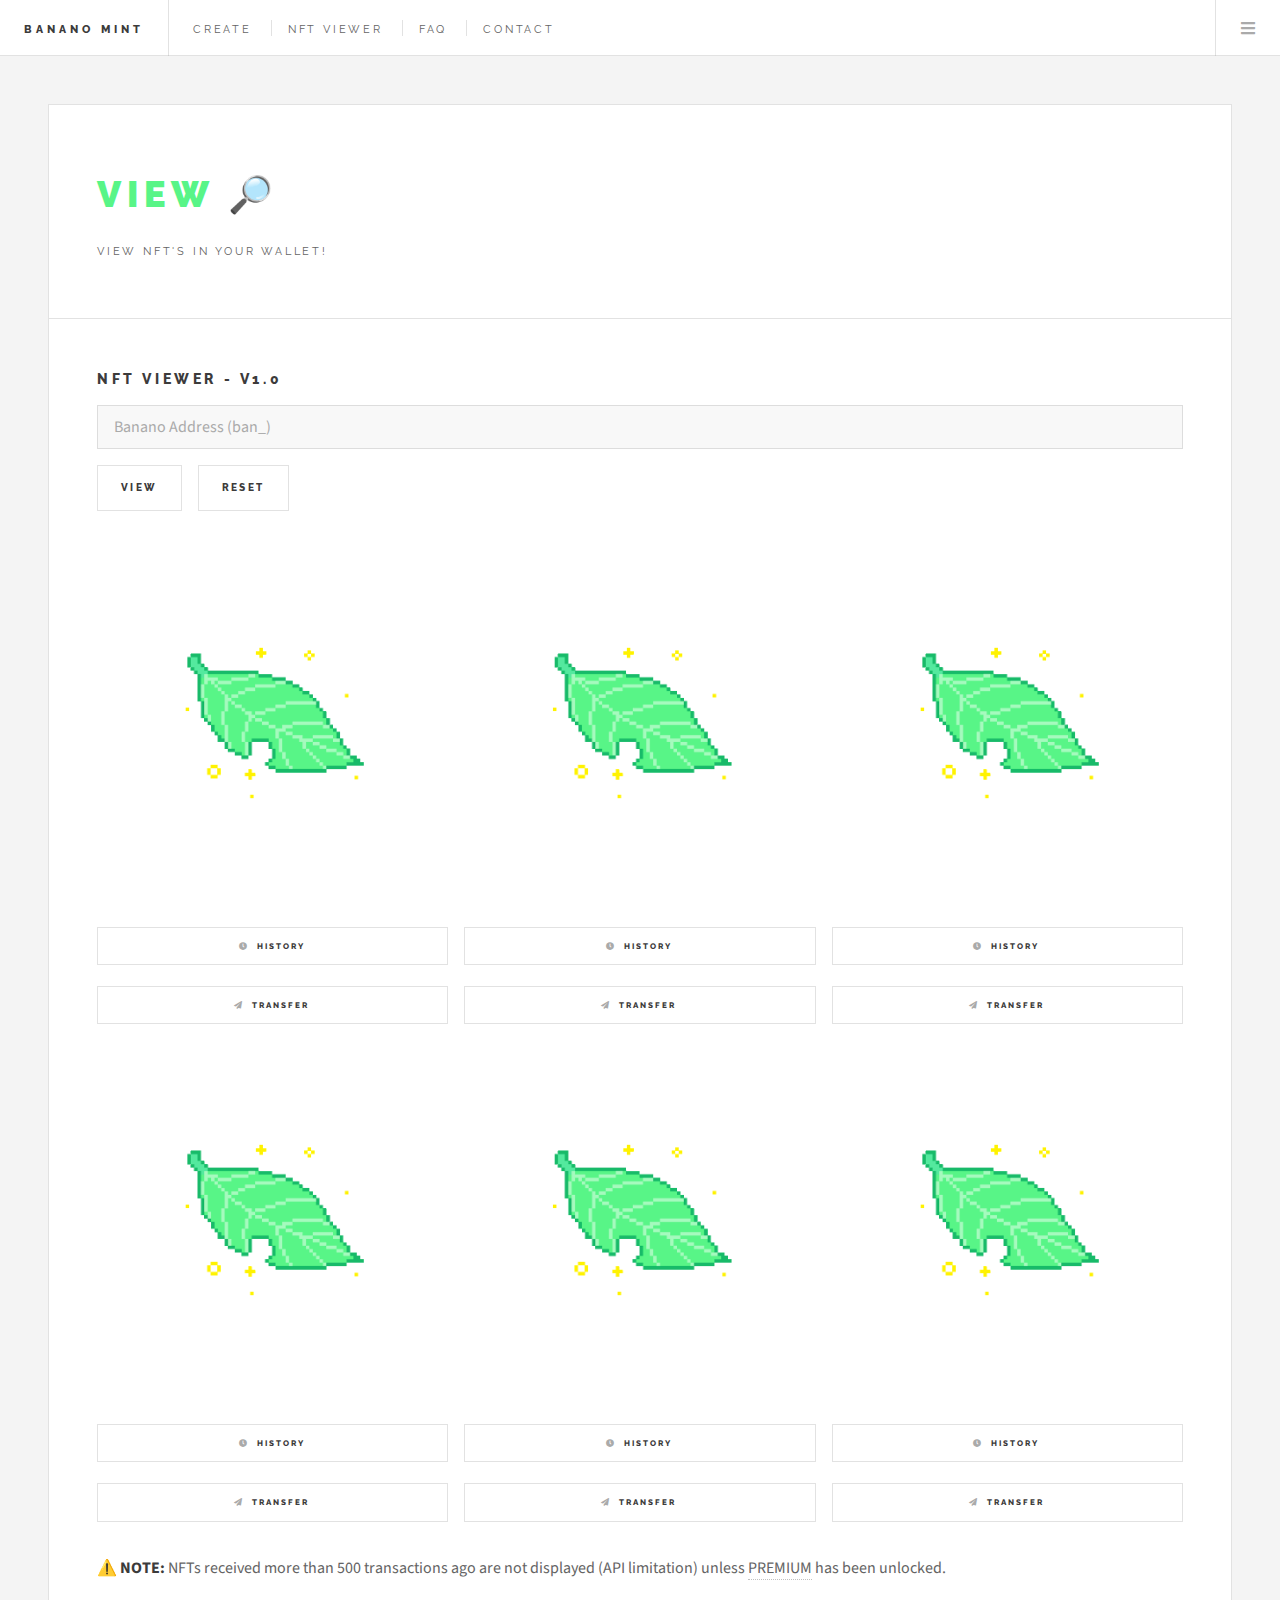
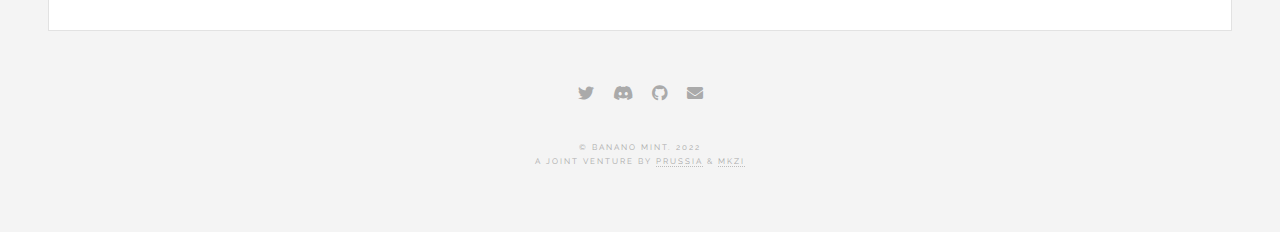
<file: view.html>
<!DOCTYPE HTML>
<html>
	<head>
		<title>Banano MINT | View, Send & Create NFT's on the BANANO network!</title>
		<meta charset="utf-8" />
		<meta name="viewport" content="width=device-width, initial-scale=1, user-scalable=no" />
        <meta property="og:site_name" content="BANANO MINT">
		<meta property="og:type" content="article">
		<meta property="og:url" content="https://hellomokuzai.github.io/banano-mint/">
		<meta property="og:image" content="https://raw.githubusercontent.com/HelloMokuzai/banano-mint/main/images/Mint.png">
		<meta property="og:description" content="View, Send & Create NFT's on the BANANO network!">
		<meta name="banano"  content="ban_3f3zko8b7j65rmewosdnyzkh6kcf5jgurezg75pfmm79poc4eyuxbre877fa"/>
		<link rel="shortcut icon" type="image/x-icon" href="favicon.ico">
		<link rel="stylesheet" href="assets/css/main.css" />
		<meta http-equiv="Content-Security-Policy" content="connect-src bannfts.prussiafan.club;">
	</head>
	<body class="single is-preload">

		<!-- Wrapper -->
			<div id="wrapper">

				<!-- Header -->
					<header id="header">
						<h1><a href="index.html">Banano MINT</a></h1>
						<nav class="links">
							<ul>
								<li><a href="create.html">Create</a></li>
								<li><a href="view.html">NFT Viewer</a></li>
								<li><a href="faq.html">FAQ</a></li>
								<li><a href="contact.html">Contact</a></li>
							</ul>
						</nav>
						<nav class="main">
							<ul>
								<li class="menu">
									<a class="fa-bars" href="#menu">Menu</a>
								</li>
							</ul>
						</nav>
					</header>

				<!-- Menu -->
					<section id="menu">

						<!-- Links -->
							<section>
								<ul class="links">
									<li>
										<a href="create.html">
											<h3>Create</h3>
											<p>MINT an NFT on the BANANO network!</p>
										</a>
									</li>
									<li>
										<a href="view.html">
											<h3>NFT Viewer</h3>
											<p>View NFT's in your wallet!</p>
										</a>
									</li>
									<li>
										<a href="faq.html">
											<h3>FAQ</h3>
											<p>Need help? See FAQ for solutions.</p>
										</a>
									</li>
									<li>
										<a href="contact.html">
											<h3>Contact</h3>
											<p>Get in touch with the Banano MINT team!</p>
										</a>
									</li>
								</ul>
							</section>

						<!-- Actions -->
							<section>
								<ul class="actions stacked">
									<li><a href="premium.html" class="button large fit icon solid fa-plus">Get Premium</a></li>
								</ul>
							</section>

					</section>

				<!-- Main -->
					<div id="main">

						<!-- Post -->
							<article class="post">
								<header>
									<div class="title">
										<h2><b>View 🔎</b></h2>
										<p>View NFT's in your wallet!</p>
									</div>
								</header>
								<h3>NFT Viewer - V1.0</h3>
									<form>
										<div class="row gtr-uniform">
											<div class="col-12">
												<input type="text" id="address" value="" placeholder="Banano Address (ban_)" />
											</div>
											<div class="col-12">
												<ul class="actions">
													<li><input type="button" value="View" onclick="get_nfts_for_account()" /></li>
													<li><input type="reset" value="Reset" /></li>
												</ul>
											</div>
										</div>
									</form>
                                    
                                    <!-- NFT List EXAMPLE -->
									<div class="box alt">
										<div class="row gtr-uniform" id="nft-list">
											<div class="col-4" id="nft-1"><span class="image fit"><img src="images/placeholder.gif" alt="" /></span>
                                            	<ul class="actions stacked">
													<li><a href="#" class="button small fit icon solid fa-clock">History</a></li>
                                                	<li><a href="#" class="button small fit icon solid fa-paper-plane">Transfer</a></li>
												</ul>
                                            </div>
											<div class="col-4" id="nft-2"><span class="image fit"><img src="images/placeholder.gif" alt="" /></span>
                                            	<ul class="actions stacked">
													<li><a href="#" class="button small fit icon solid fa-clock">History</a></li>
                                                	<li><a href="#" class="button small fit icon solid fa-paper-plane">Transfer</a></li>
												</ul>
                                            </div>
											<div class="col-4" id="nft-3"><span class="image fit"><img src="images/placeholder.gif" alt="" /></span>
                                            	<ul class="actions stacked">
													<li><a href="#" class="button small fit icon solid fa-clock">History</a></li>
                                                	<li><a href="#" class="button small fit icon solid fa-paper-plane">Transfer</a></li>
												</ul>
                                            </div>
											<div class="col-4" id="nft-4"><span class="image fit"><img src="images/placeholder.gif" alt="" /></span>
                                            	<ul class="actions stacked">
													<li><a href="#" class="button small fit icon solid fa-clock">History</a></li>
                                                	<li><a href="#" class="button small fit icon solid fa-paper-plane">Transfer</a></li>
												</ul>
                                            </div>
                                            <div class="col-4" id="nft-5"><span class="image fit"><img src="images/placeholder.gif" alt="" /></span>
                                            	<ul class="actions stacked">
													<li><a href="#" class="button small fit icon solid fa-clock">History</a></li>
                                                	<li><a href="#" class="button small fit icon solid fa-paper-plane">Transfer</a></li>
												</ul>
                                            </div>
                                            <div class="col-4" id="nft-6"><span class="image fit"><img src="images/placeholder.gif" alt="" /></span>
                                            	<ul class="actions stacked">
													<li><a href="#" class="button small fit icon solid fa-clock">History</a></li>
                                                	<li><a href="#" class="button small fit icon solid fa-paper-plane">Transfer</a></li>
												</ul>
                                            </div>
										</div>
									</div>
                                    <p><b>⚠️ NOTE:</b> NFTs received more than 500 transactions ago are not displayed (API limitation) unless <a href="premium.html">PREMIUM</a> has been unlocked.</p>
                                    
							</article>

					</div>

				<!-- Footer -->
					<section id="footer">
						<ul class="icons">
							<li><a href="#" class="icon brands fa-twitter"><span class="label">Twitter</span></a></li>
							<li><a href="https://chat.banano.cc/" class="icon brands fa-discord"><span class="label">Discord</span></a></li>
							<li><a href="https://github.com/HelloMokuzai/banano-mint" class="icon brands fa-github"><span class="label">Github</span></a></li>
							<li><a href="mailto:hellomokuzai@outlook.com" class="icon solid fa-envelope"><span class="label">Email</span></a></li>
						</ul>
						<p class="copyright">&copy; Banano MINT. 2022<br>A joint venture by <a href="https://github.com/jetstream0" target="_blank">PRUSSIA</a> & <a href="https://github.com/HelloMokuzai" target="_blank">MKZI</a></p>
					</section>

			</div>

		<!-- Scripts -->
			<script src="assets/js/jquery.min.js"></script>
			<script src="assets/js/browser.min.js"></script>
			<script src="assets/js/breakpoints.min.js"></script>
			<script src="assets/js/util.js"></script>
			<script src="assets/js/main.js"></script>
			<script src="assets/js/view.js"></script>

	</body>
</html>
</file>
<file: assets/css/main.css>
@import url(fontawesome-all.min.css);
@import url("https://fonts.googleapis.com/css?family=Source+Sans+Pro:400,700|Raleway:400,800,900");

html, body, div, span, applet, object,
iframe, h1, h2, h3, h4, h5, h6, p, blockquote,
pre, a, abbr, acronym, address, big, cite,
code, del, dfn, em, img, ins, kbd, q, s, samp,
small, strike, strong, sub, sup, tt, var, b,
u, i, center, dl, dt, dd, ol, ul, li, fieldset,
form, label, legend, table, caption, tbody,
tfoot, thead, tr, th, td, article, aside,
canvas, details, embed, figure, figcaption,
footer, header, hgroup, menu, nav, output, ruby,
section, summary, time, mark, audio, video {
	margin: 0;
	padding: 0;
	border: 0;
	font-size: 100%;
	font: inherit;
	vertical-align: baseline;}

article, aside, details, figcaption, figure,
footer, header, hgroup, menu, nav, section {
	display: block;}

body {
	line-height: 1;
}

ol, ul {
	list-style: none;
}

blockquote, q {
	quotes: none;
}

	blockquote:before, blockquote:after, q:before, q:after {
		content: '';
		content: none;
	}

table {
	border-collapse: collapse;
	border-spacing: 0;
}

body {
	-webkit-text-size-adjust: none;
}

mark {
	background-color: transparent;
	color: inherit;
}

input::-moz-focus-inner {
	border: 0;
	padding: 0;
}

input, select, textarea {
	-moz-appearance: none;
	-webkit-appearance: none;
	-ms-appearance: none;
	appearance: none;
}

/* Basic */

	@-ms-viewport {
		width: device-width;
	}

	body {
		-ms-overflow-style: scrollbar;
	}

	@media screen and (max-width: 480px) {

		html, body {
			min-width: 320px;
		}

	}

	html {
		box-sizing: border-box;
	}

	*, *:before, *:after {
		box-sizing: inherit;
	}

	body {
		background: #f4f4f4;
	}

		body.is-preload *, body.is-preload *:before, body.is-preload *:after {
			-moz-animation: none !important;
			-webkit-animation: none !important;
			-ms-animation: none !important;
			animation: none !important;
			-moz-transition: none !important;
			-webkit-transition: none !important;
			-ms-transition: none !important;
			transition: none !important;
		}

/* Type */

	body, input, select, textarea {
		color: #646464;
		font-family: "Source Sans Pro", Helvetica, sans-serif;
		font-size: 14pt;
		font-weight: 400;
		line-height: 1.75;
	}

		@media screen and (max-width: 1680px) {

			body, input, select, textarea {
				font-size: 12pt;
			}

		}

		@media screen and (max-width: 1280px) {

			body, input, select, textarea {
				font-size: 12pt;
			}

		}

		@media screen and (max-width: 980px) {

			body, input, select, textarea {
				font-size: 12pt;
			}

		}

		@media screen and (max-width: 736px) {

			body, input, select, textarea {
				font-size: 12pt;
			}

		}

		@media screen and (max-width: 480px) {

			body, input, select, textarea {
				font-size: 12pt;
			}

		}

	a {
		-moz-transition: color 0.2s ease, border-bottom-color 0.2s ease;
		-webkit-transition: color 0.2s ease, border-bottom-color 0.2s ease;
		-ms-transition: color 0.2s ease, border-bottom-color 0.2s ease;
		transition: color 0.2s ease, border-bottom-color 0.2s ease;
		border-bottom: dotted 1px rgba(160, 160, 160, 0.65);
		color: inherit;
		text-decoration: none;
	}

		a:before {
			-moz-transition: color 0.2s ease;
			-webkit-transition: color 0.2s ease;
			-ms-transition: color 0.2s ease;
			transition: color 0.2s ease;
		}

		a:hover {
			border-bottom-color: transparent;
			color: #58f587 !important;
		}

			a:hover:before {
				color: #58f587 !important;
			}

	strong, b {
		color: #3c3b3b;
		font-weight: 700;
	}

	em, i {
		font-style: italic;
	}

	p {
		margin: 0 0 2em 0;
	}

	h1, h2, h3, h4, h5, h6 {
		color: #3c3b3b;
		font-family: "Raleway", Helvetica, sans-serif;
		font-weight: 800;
		letter-spacing: 0.25em;
		line-height: 1.65;
		margin: 0 0 1em 0;
		text-transform: uppercase;
	}

		h1 a, h2 a, h3 a, h4 a, h5 a, h6 a {
			color: inherit;
			border-bottom: 0;
		}

	h2 {
		font-size: 1.1em;
	}

	h3 {
		font-size: 0.9em;
	}

	h4 {
		font-size: 0.7em;
	}

	h5 {
		font-size: 0.7em;
	}

	h6 {
		font-size: 0.7em;
	}

	sub {
		font-size: 0.8em;
		position: relative;
		top: 0.5em;
	}

	sup {
		font-size: 0.8em;
		position: relative;
		top: -0.5em;
	}

	blockquote {
		border-left: solid 4px rgba(160, 160, 160, 0.3);
		font-style: italic;
		margin: 0 0 2em 0;
		padding: 0.5em 0 0.5em 2em;
	}

	code {
		background: rgba(160, 160, 160, 0.075);
		border: solid 1px rgba(160, 160, 160, 0.3);
		font-family: "Courier New", monospace;
		font-size: 0.9em;
		margin: 0 0.25em;
		padding: 0.25em 0.65em;
	}

	pre {
		-webkit-overflow-scrolling: touch;
		font-family: "Courier New", monospace;
		font-size: 0.9em;
		margin: 0 0 2em 0;
	}

		pre code {
			display: block;
			line-height: 1.75em;
			padding: 1em 1.5em;
			overflow-x: auto;
		}

	hr {
		border: 0;
		border-bottom: solid 1px rgba(160, 160, 160, 0.3);
		margin: 2em 0;
	}

		hr.major {
			margin: 3em 0;
		}

	.align-left {
		text-align: left;
	}

	.align-center {
		text-align: center;
	}

	.align-right {
		text-align: right;
	}

/* Row */

	.row {
		display: flex;
		flex-wrap: wrap;
		box-sizing: border-box;
		align-items: stretch;
	}

		.row > * {
			box-sizing: border-box;
		}

		.row.gtr-uniform > * > :last-child {
			margin-bottom: 0;
		}

		.row.aln-left {
			justify-content: flex-start;
		}

		.row.aln-center {
			justify-content: center;
		}

		.row.aln-right {
			justify-content: flex-end;
		}

		.row.aln-top {
			align-items: flex-start;
		}

		.row.aln-middle {
			align-items: center;
		}

		.row.aln-bottom {
			align-items: flex-end;
		}

		.row > .imp {
			order: -1;
		}

		.row > .col-1 {
			width: 8.33333%;
		}

		.row > .off-1 {
			margin-left: 8.33333%;
		}

		.row > .col-2 {
			width: 16.66667%;
		}

		.row > .off-2 {
			margin-left: 16.66667%;
		}

		.row > .col-3 {
			width: 25%;
		}

		.row > .off-3 {
			margin-left: 25%;
		}

		.row > .col-4 {
			width: 33.33333%;
		}

		.row > .off-4 {
			margin-left: 33.33333%;
		}

		.row > .col-5 {
			width: 41.66667%;
		}

		.row > .off-5 {
			margin-left: 41.66667%;
		}

		.row > .col-6 {
			width: 50%;
		}

		.row > .off-6 {
			margin-left: 50%;
		}

		.row > .col-7 {
			width: 58.33333%;
		}

		.row > .off-7 {
			margin-left: 58.33333%;
		}

		.row > .col-8 {
			width: 66.66667%;
		}

		.row > .off-8 {
			margin-left: 66.66667%;
		}

		.row > .col-9 {
			width: 75%;
		}

		.row > .off-9 {
			margin-left: 75%;
		}

		.row > .col-10 {
			width: 83.33333%;
		}

		.row > .off-10 {
			margin-left: 83.33333%;
		}

		.row > .col-11 {
			width: 91.66667%;
		}

		.row > .off-11 {
			margin-left: 91.66667%;
		}

		.row > .col-12 {
			width: 100%;
		}

		.row > .off-12 {
			margin-left: 100%;
		}

		.row.gtr-0 {
			margin-top: 0;
			margin-left: 0em;
		}

			.row.gtr-0 > * {
				padding: 0 0 0 0em;
			}

			.row.gtr-0.gtr-uniform {
				margin-top: 0em;
			}

				.row.gtr-0.gtr-uniform > * {
					padding-top: 0em;
				}

		.row.gtr-25 {
			margin-top: 0;
			margin-left: -0.25em;
		}

			.row.gtr-25 > * {
				padding: 0 0 0 0.25em;
			}

			.row.gtr-25.gtr-uniform {
				margin-top: -0.25em;
			}

				.row.gtr-25.gtr-uniform > * {
					padding-top: 0.25em;
				}

		.row.gtr-50 {
			margin-top: 0;
			margin-left: -0.5em;
		}

			.row.gtr-50 > * {
				padding: 0 0 0 0.5em;
			}

			.row.gtr-50.gtr-uniform {
				margin-top: -0.5em;
			}

				.row.gtr-50.gtr-uniform > * {
					padding-top: 0.5em;
				}

		.row {
			margin-top: 0;
			margin-left: -1em;
		}

			.row > * {
				padding: 0 0 0 1em;
			}

			.row.gtr-uniform {
				margin-top: -1em;
			}

				.row.gtr-uniform > * {
					padding-top: 1em;
				}

		.row.gtr-150 {
			margin-top: 0;
			margin-left: -1.5em;
		}

			.row.gtr-150 > * {
				padding: 0 0 0 1.5em;
			}

			.row.gtr-150.gtr-uniform {
				margin-top: -1.5em;
			}

				.row.gtr-150.gtr-uniform > * {
					padding-top: 1.5em;
				}

		.row.gtr-200 {
			margin-top: 0;
			margin-left: -2em;
		}

			.row.gtr-200 > * {
				padding: 0 0 0 2em;
			}

			.row.gtr-200.gtr-uniform {
				margin-top: -2em;
			}

				.row.gtr-200.gtr-uniform > * {
					padding-top: 2em;
				}

		@media screen and (max-width: 1680px) {

			.row {
				display: flex;
				flex-wrap: wrap;
				box-sizing: border-box;
				align-items: stretch;
			}

				.row > * {
					box-sizing: border-box;
				}

				.row.gtr-uniform > * > :last-child {
					margin-bottom: 0;
				}

				.row.aln-left {
					justify-content: flex-start;
				}

				.row.aln-center {
					justify-content: center;
				}

				.row.aln-right {
					justify-content: flex-end;
				}

				.row.aln-top {
					align-items: flex-start;
				}

				.row.aln-middle {
					align-items: center;
				}

				.row.aln-bottom {
					align-items: flex-end;
				}

				.row > .imp-xlarge {
					order: -1;
				}

				.row > .col-1-xlarge {
					width: 8.33333%;
				}

				.row > .off-1-xlarge {
					margin-left: 8.33333%;
				}

				.row > .col-2-xlarge {
					width: 16.66667%;
				}

				.row > .off-2-xlarge {
					margin-left: 16.66667%;
				}

				.row > .col-3-xlarge {
					width: 25%;
				}

				.row > .off-3-xlarge {
					margin-left: 25%;
				}

				.row > .col-4-xlarge {
					width: 33.33333%;
				}

				.row > .off-4-xlarge {
					margin-left: 33.33333%;
				}

				.row > .col-5-xlarge {
					width: 41.66667%;
				}

				.row > .off-5-xlarge {
					margin-left: 41.66667%;
				}

				.row > .col-6-xlarge {
					width: 50%;
				}

				.row > .off-6-xlarge {
					margin-left: 50%;
				}

				.row > .col-7-xlarge {
					width: 58.33333%;
				}

				.row > .off-7-xlarge {
					margin-left: 58.33333%;
				}

				.row > .col-8-xlarge {
					width: 66.66667%;
				}

				.row > .off-8-xlarge {
					margin-left: 66.66667%;
				}

				.row > .col-9-xlarge {
					width: 75%;
				}

				.row > .off-9-xlarge {
					margin-left: 75%;
				}

				.row > .col-10-xlarge {
					width: 83.33333%;
				}

				.row > .off-10-xlarge {
					margin-left: 83.33333%;
				}

				.row > .col-11-xlarge {
					width: 91.66667%;
				}

				.row > .off-11-xlarge {
					margin-left: 91.66667%;
				}

				.row > .col-12-xlarge {
					width: 100%;
				}

				.row > .off-12-xlarge {
					margin-left: 100%;
				}

				.row.gtr-0 {
					margin-top: 0;
					margin-left: 0em;
				}

					.row.gtr-0 > * {
						padding: 0 0 0 0em;
					}

					.row.gtr-0.gtr-uniform {
						margin-top: 0em;
					}

						.row.gtr-0.gtr-uniform > * {
							padding-top: 0em;
						}

				.row.gtr-25 {
					margin-top: 0;
					margin-left: -0.25em;
				}

					.row.gtr-25 > * {
						padding: 0 0 0 0.25em;
					}

					.row.gtr-25.gtr-uniform {
						margin-top: -0.25em;
					}

						.row.gtr-25.gtr-uniform > * {
							padding-top: 0.25em;
						}

				.row.gtr-50 {
					margin-top: 0;
					margin-left: -0.5em;
				}

					.row.gtr-50 > * {
						padding: 0 0 0 0.5em;
					}

					.row.gtr-50.gtr-uniform {
						margin-top: -0.5em;
					}

						.row.gtr-50.gtr-uniform > * {
							padding-top: 0.5em;
						}

				.row {
					margin-top: 0;
					margin-left: -1em;
				}

					.row > * {
						padding: 0 0 0 1em;
					}

					.row.gtr-uniform {
						margin-top: -1em;
					}

						.row.gtr-uniform > * {
							padding-top: 1em;
						}

				.row.gtr-150 {
					margin-top: 0;
					margin-left: -1.5em;
				}

					.row.gtr-150 > * {
						padding: 0 0 0 1.5em;
					}

					.row.gtr-150.gtr-uniform {
						margin-top: -1.5em;
					}

						.row.gtr-150.gtr-uniform > * {
							padding-top: 1.5em;
						}

				.row.gtr-200 {
					margin-top: 0;
					margin-left: -2em;
				}

					.row.gtr-200 > * {
						padding: 0 0 0 2em;
					}

					.row.gtr-200.gtr-uniform {
						margin-top: -2em;
					}

						.row.gtr-200.gtr-uniform > * {
							padding-top: 2em;
						}

		}

		@media screen and (max-width: 1280px) {

			.row {
				display: flex;
				flex-wrap: wrap;
				box-sizing: border-box;
				align-items: stretch;
			}

				.row > * {
					box-sizing: border-box;
				}

				.row.gtr-uniform > * > :last-child {
					margin-bottom: 0;
				}

				.row.aln-left {
					justify-content: flex-start;
				}

				.row.aln-center {
					justify-content: center;
				}

				.row.aln-right {
					justify-content: flex-end;
				}

				.row.aln-top {
					align-items: flex-start;
				}

				.row.aln-middle {
					align-items: center;
				}

				.row.aln-bottom {
					align-items: flex-end;
				}

				.row > .imp-large {
					order: -1;
				}

				.row > .col-1-large {
					width: 8.33333%;
				}

				.row > .off-1-large {
					margin-left: 8.33333%;
				}

				.row > .col-2-large {
					width: 16.66667%;
				}

				.row > .off-2-large {
					margin-left: 16.66667%;
				}

				.row > .col-3-large {
					width: 25%;
				}

				.row > .off-3-large {
					margin-left: 25%;
				}

				.row > .col-4-large {
					width: 33.33333%;
				}

				.row > .off-4-large {
					margin-left: 33.33333%;
				}

				.row > .col-5-large {
					width: 41.66667%;
				}

				.row > .off-5-large {
					margin-left: 41.66667%;
				}

				.row > .col-6-large {
					width: 50%;
				}

				.row > .off-6-large {
					margin-left: 50%;
				}

				.row > .col-7-large {
					width: 58.33333%;
				}

				.row > .off-7-large {
					margin-left: 58.33333%;
				}

				.row > .col-8-large {
					width: 66.66667%;
				}

				.row > .off-8-large {
					margin-left: 66.66667%;
				}

				.row > .col-9-large {
					width: 75%;
				}

				.row > .off-9-large {
					margin-left: 75%;
				}

				.row > .col-10-large {
					width: 83.33333%;
				}

				.row > .off-10-large {
					margin-left: 83.33333%;
				}

				.row > .col-11-large {
					width: 91.66667%;
				}

				.row > .off-11-large {
					margin-left: 91.66667%;
				}

				.row > .col-12-large {
					width: 100%;
				}

				.row > .off-12-large {
					margin-left: 100%;
				}

				.row.gtr-0 {
					margin-top: 0;
					margin-left: 0em;
				}

					.row.gtr-0 > * {
						padding: 0 0 0 0em;
					}

					.row.gtr-0.gtr-uniform {
						margin-top: 0em;
					}

						.row.gtr-0.gtr-uniform > * {
							padding-top: 0em;
						}

				.row.gtr-25 {
					margin-top: 0;
					margin-left: -0.25em;
				}

					.row.gtr-25 > * {
						padding: 0 0 0 0.25em;
					}

					.row.gtr-25.gtr-uniform {
						margin-top: -0.25em;
					}

						.row.gtr-25.gtr-uniform > * {
							padding-top: 0.25em;
						}

				.row.gtr-50 {
					margin-top: 0;
					margin-left: -0.5em;
				}

					.row.gtr-50 > * {
						padding: 0 0 0 0.5em;
					}

					.row.gtr-50.gtr-uniform {
						margin-top: -0.5em;
					}

						.row.gtr-50.gtr-uniform > * {
							padding-top: 0.5em;
						}

				.row {
					margin-top: 0;
					margin-left: -1em;
				}

					.row > * {
						padding: 0 0 0 1em;
					}

					.row.gtr-uniform {
						margin-top: -1em;
					}

						.row.gtr-uniform > * {
							padding-top: 1em;
						}

				.row.gtr-150 {
					margin-top: 0;
					margin-left: -1.5em;
				}

					.row.gtr-150 > * {
						padding: 0 0 0 1.5em;
					}

					.row.gtr-150.gtr-uniform {
						margin-top: -1.5em;
					}

						.row.gtr-150.gtr-uniform > * {
							padding-top: 1.5em;
						}

				.row.gtr-200 {
					margin-top: 0;
					margin-left: -2em;
				}

					.row.gtr-200 > * {
						padding: 0 0 0 2em;
					}

					.row.gtr-200.gtr-uniform {
						margin-top: -2em;
					}

						.row.gtr-200.gtr-uniform > * {
							padding-top: 2em;
						}

		}

		@media screen and (max-width: 980px) {

			.row {
				display: flex;
				flex-wrap: wrap;
				box-sizing: border-box;
				align-items: stretch;
			}

				.row > * {
					box-sizing: border-box;
				}

				.row.gtr-uniform > * > :last-child {
					margin-bottom: 0;
				}

				.row.aln-left {
					justify-content: flex-start;
				}

				.row.aln-center {
					justify-content: center;
				}

				.row.aln-right {
					justify-content: flex-end;
				}

				.row.aln-top {
					align-items: flex-start;
				}

				.row.aln-middle {
					align-items: center;
				}

				.row.aln-bottom {
					align-items: flex-end;
				}

				.row > .imp-medium {
					order: -1;
				}

				.row > .col-1-medium {
					width: 8.33333%;
				}

				.row > .off-1-medium {
					margin-left: 8.33333%;
				}

				.row > .col-2-medium {
					width: 16.66667%;
				}

				.row > .off-2-medium {
					margin-left: 16.66667%;
				}

				.row > .col-3-medium {
					width: 25%;
				}

				.row > .off-3-medium {
					margin-left: 25%;
				}

				.row > .col-4-medium {
					width: 33.33333%;
				}

				.row > .off-4-medium {
					margin-left: 33.33333%;
				}

				.row > .col-5-medium {
					width: 41.66667%;
				}

				.row > .off-5-medium {
					margin-left: 41.66667%;
				}

				.row > .col-6-medium {
					width: 50%;
				}

				.row > .off-6-medium {
					margin-left: 50%;
				}

				.row > .col-7-medium {
					width: 58.33333%;
				}

				.row > .off-7-medium {
					margin-left: 58.33333%;
				}

				.row > .col-8-medium {
					width: 66.66667%;
				}

				.row > .off-8-medium {
					margin-left: 66.66667%;
				}

				.row > .col-9-medium {
					width: 75%;
				}

				.row > .off-9-medium {
					margin-left: 75%;
				}

				.row > .col-10-medium {
					width: 83.33333%;
				}

				.row > .off-10-medium {
					margin-left: 83.33333%;
				}

				.row > .col-11-medium {
					width: 91.66667%;
				}

				.row > .off-11-medium {
					margin-left: 91.66667%;
				}

				.row > .col-12-medium {
					width: 100%;
				}

				.row > .off-12-medium {
					margin-left: 100%;
				}

				.row.gtr-0 {
					margin-top: 0;
					margin-left: 0em;
				}

					.row.gtr-0 > * {
						padding: 0 0 0 0em;
					}

					.row.gtr-0.gtr-uniform {
						margin-top: 0em;
					}

						.row.gtr-0.gtr-uniform > * {
							padding-top: 0em;
						}

				.row.gtr-25 {
					margin-top: 0;
					margin-left: -0.25em;
				}

					.row.gtr-25 > * {
						padding: 0 0 0 0.25em;
					}

					.row.gtr-25.gtr-uniform {
						margin-top: -0.25em;
					}

						.row.gtr-25.gtr-uniform > * {
							padding-top: 0.25em;
						}

				.row.gtr-50 {
					margin-top: 0;
					margin-left: -0.5em;
				}

					.row.gtr-50 > * {
						padding: 0 0 0 0.5em;
					}

					.row.gtr-50.gtr-uniform {
						margin-top: -0.5em;
					}

						.row.gtr-50.gtr-uniform > * {
							padding-top: 0.5em;
						}

				.row {
					margin-top: 0;
					margin-left: -1em;
				}

					.row > * {
						padding: 0 0 0 1em;
					}

					.row.gtr-uniform {
						margin-top: -1em;
					}

						.row.gtr-uniform > * {
							padding-top: 1em;
						}

				.row.gtr-150 {
					margin-top: 0;
					margin-left: -1.5em;
				}

					.row.gtr-150 > * {
						padding: 0 0 0 1.5em;
					}

					.row.gtr-150.gtr-uniform {
						margin-top: -1.5em;
					}

						.row.gtr-150.gtr-uniform > * {
							padding-top: 1.5em;
						}

				.row.gtr-200 {
					margin-top: 0;
					margin-left: -2em;
				}

					.row.gtr-200 > * {
						padding: 0 0 0 2em;
					}

					.row.gtr-200.gtr-uniform {
						margin-top: -2em;
					}

						.row.gtr-200.gtr-uniform > * {
							padding-top: 2em;
						}

		}

		@media screen and (max-width: 736px) {

			.row {
				display: flex;
				flex-wrap: wrap;
				box-sizing: border-box;
				align-items: stretch;
			}

				.row > * {
					box-sizing: border-box;
				}

				.row.gtr-uniform > * > :last-child {
					margin-bottom: 0;
				}

				.row.aln-left {
					justify-content: flex-start;
				}

				.row.aln-center {
					justify-content: center;
				}

				.row.aln-right {
					justify-content: flex-end;
				}

				.row.aln-top {
					align-items: flex-start;
				}

				.row.aln-middle {
					align-items: center;
				}

				.row.aln-bottom {
					align-items: flex-end;
				}

				.row > .imp-small {
					order: -1;
				}

				.row > .col-1-small {
					width: 8.33333%;
				}

				.row > .off-1-small {
					margin-left: 8.33333%;
				}

				.row > .col-2-small {
					width: 16.66667%;
				}

				.row > .off-2-small {
					margin-left: 16.66667%;
				}

				.row > .col-3-small {
					width: 25%;
				}

				.row > .off-3-small {
					margin-left: 25%;
				}

				.row > .col-4-small {
					width: 33.33333%;
				}

				.row > .off-4-small {
					margin-left: 33.33333%;
				}

				.row > .col-5-small {
					width: 41.66667%;
				}

				.row > .off-5-small {
					margin-left: 41.66667%;
				}

				.row > .col-6-small {
					width: 50%;
				}

				.row > .off-6-small {
					margin-left: 50%;
				}

				.row > .col-7-small {
					width: 58.33333%;
				}

				.row > .off-7-small {
					margin-left: 58.33333%;
				}

				.row > .col-8-small {
					width: 66.66667%;
				}

				.row > .off-8-small {
					margin-left: 66.66667%;
				}

				.row > .col-9-small {
					width: 75%;
				}

				.row > .off-9-small {
					margin-left: 75%;
				}

				.row > .col-10-small {
					width: 83.33333%;
				}

				.row > .off-10-small {
					margin-left: 83.33333%;
				}

				.row > .col-11-small {
					width: 91.66667%;
				}

				.row > .off-11-small {
					margin-left: 91.66667%;
				}

				.row > .col-12-small {
					width: 100%;
				}

				.row > .off-12-small {
					margin-left: 100%;
				}

				.row.gtr-0 {
					margin-top: 0;
					margin-left: 0em;
				}

					.row.gtr-0 > * {
						padding: 0 0 0 0em;
					}

					.row.gtr-0.gtr-uniform {
						margin-top: 0em;
					}

						.row.gtr-0.gtr-uniform > * {
							padding-top: 0em;
						}

				.row.gtr-25 {
					margin-top: 0;
					margin-left: -0.25em;
				}

					.row.gtr-25 > * {
						padding: 0 0 0 0.25em;
					}

					.row.gtr-25.gtr-uniform {
						margin-top: -0.25em;
					}

						.row.gtr-25.gtr-uniform > * {
							padding-top: 0.25em;
						}

				.row.gtr-50 {
					margin-top: 0;
					margin-left: -0.5em;
				}

					.row.gtr-50 > * {
						padding: 0 0 0 0.5em;
					}

					.row.gtr-50.gtr-uniform {
						margin-top: -0.5em;
					}

						.row.gtr-50.gtr-uniform > * {
							padding-top: 0.5em;
						}

				.row {
					margin-top: 0;
					margin-left: -1em;
				}

					.row > * {
						padding: 0 0 0 1em;
					}

					.row.gtr-uniform {
						margin-top: -1em;
					}

						.row.gtr-uniform > * {
							padding-top: 1em;
						}

				.row.gtr-150 {
					margin-top: 0;
					margin-left: -1.5em;
				}

					.row.gtr-150 > * {
						padding: 0 0 0 1.5em;
					}

					.row.gtr-150.gtr-uniform {
						margin-top: -1.5em;
					}

						.row.gtr-150.gtr-uniform > * {
							padding-top: 1.5em;
						}

				.row.gtr-200 {
					margin-top: 0;
					margin-left: -2em;
				}

					.row.gtr-200 > * {
						padding: 0 0 0 2em;
					}

					.row.gtr-200.gtr-uniform {
						margin-top: -2em;
					}

						.row.gtr-200.gtr-uniform > * {
							padding-top: 2em;
						}

		}

		@media screen and (max-width: 480px) {

			.row {
				display: flex;
				flex-wrap: wrap;
				box-sizing: border-box;
				align-items: stretch;
			}

				.row > * {
					box-sizing: border-box;
				}

				.row.gtr-uniform > * > :last-child {
					margin-bottom: 0;
				}

				.row.aln-left {
					justify-content: flex-start;
				}

				.row.aln-center {
					justify-content: center;
				}

				.row.aln-right {
					justify-content: flex-end;
				}

				.row.aln-top {
					align-items: flex-start;
				}

				.row.aln-middle {
					align-items: center;
				}

				.row.aln-bottom {
					align-items: flex-end;
				}

				.row > .imp-xsmall {
					order: -1;
				}

				.row > .col-1-xsmall {
					width: 8.33333%;
				}

				.row > .off-1-xsmall {
					margin-left: 8.33333%;
				}

				.row > .col-2-xsmall {
					width: 16.66667%;
				}

				.row > .off-2-xsmall {
					margin-left: 16.66667%;
				}

				.row > .col-3-xsmall {
					width: 25%;
				}

				.row > .off-3-xsmall {
					margin-left: 25%;
				}

				.row > .col-4-xsmall {
					width: 33.33333%;
				}

				.row > .off-4-xsmall {
					margin-left: 33.33333%;
				}

				.row > .col-5-xsmall {
					width: 41.66667%;
				}

				.row > .off-5-xsmall {
					margin-left: 41.66667%;
				}

				.row > .col-6-xsmall {
					width: 50%;
				}

				.row > .off-6-xsmall {
					margin-left: 50%;
				}

				.row > .col-7-xsmall {
					width: 58.33333%;
				}

				.row > .off-7-xsmall {
					margin-left: 58.33333%;
				}

				.row > .col-8-xsmall {
					width: 66.66667%;
				}

				.row > .off-8-xsmall {
					margin-left: 66.66667%;
				}

				.row > .col-9-xsmall {
					width: 75%;
				}

				.row > .off-9-xsmall {
					margin-left: 75%;
				}

				.row > .col-10-xsmall {
					width: 83.33333%;
				}

				.row > .off-10-xsmall {
					margin-left: 83.33333%;
				}

				.row > .col-11-xsmall {
					width: 91.66667%;
				}

				.row > .off-11-xsmall {
					margin-left: 91.66667%;
				}

				.row > .col-12-xsmall {
					width: 100%;
				}

				.row > .off-12-xsmall {
					margin-left: 100%;
				}

				.row.gtr-0 {
					margin-top: 0;
					margin-left: 0em;
				}

					.row.gtr-0 > * {
						padding: 0 0 0 0em;
					}

					.row.gtr-0.gtr-uniform {
						margin-top: 0em;
					}

						.row.gtr-0.gtr-uniform > * {
							padding-top: 0em;
						}

				.row.gtr-25 {
					margin-top: 0;
					margin-left: -0.25em;
				}

					.row.gtr-25 > * {
						padding: 0 0 0 0.25em;
					}

					.row.gtr-25.gtr-uniform {
						margin-top: -0.25em;
					}

						.row.gtr-25.gtr-uniform > * {
							padding-top: 0.25em;
						}

				.row.gtr-50 {
					margin-top: 0;
					margin-left: -0.5em;
				}

					.row.gtr-50 > * {
						padding: 0 0 0 0.5em;
					}

					.row.gtr-50.gtr-uniform {
						margin-top: -0.5em;
					}

						.row.gtr-50.gtr-uniform > * {
							padding-top: 0.5em;
						}

				.row {
					margin-top: 0;
					margin-left: -1em;
				}

					.row > * {
						padding: 0 0 0 1em;
					}

					.row.gtr-uniform {
						margin-top: -1em;
					}

						.row.gtr-uniform > * {
							padding-top: 1em;
						}

				.row.gtr-150 {
					margin-top: 0;
					margin-left: -1.5em;
				}

					.row.gtr-150 > * {
						padding: 0 0 0 1.5em;
					}

					.row.gtr-150.gtr-uniform {
						margin-top: -1.5em;
					}

						.row.gtr-150.gtr-uniform > * {
							padding-top: 1.5em;
						}

				.row.gtr-200 {
					margin-top: 0;
					margin-left: -2em;
				}

					.row.gtr-200 > * {
						padding: 0 0 0 2em;
					}

					.row.gtr-200.gtr-uniform {
						margin-top: -2em;
					}

						.row.gtr-200.gtr-uniform > * {
							padding-top: 2em;
						}

		}

/* Author */

	.author {
		display: -moz-flex;
		display: -webkit-flex;
		display: -ms-flex;
		display: flex;
		-moz-flex-direction: row;
		-webkit-flex-direction: row;
		-ms-flex-direction: row;
		flex-direction: row;
		-moz-align-items: center;
		-webkit-align-items: center;
		-ms-align-items: center;
		align-items: center;
		-moz-justify-content: -moz-flex-end;
		-webkit-justify-content: -webkit-flex-end;
		-ms-justify-content: -ms-flex-end;
		justify-content: flex-end;
		border-bottom: 0;
		font-family: "Raleway", Helvetica, sans-serif;
		font-size: 0.6em;
		font-weight: 400;
		letter-spacing: 0.25em;
		text-transform: uppercase;
		white-space: nowrap;
	}

		.author .name {
			-moz-transition: border-bottom-color 0.2s ease;
			-webkit-transition: border-bottom-color 0.2s ease;
			-ms-transition: border-bottom-color 0.2s ease;
			transition: border-bottom-color 0.2s ease;
			border-bottom: dotted 1px rgba(160, 160, 160, 0.65);
			display: block;
			margin: 0 1.5em 0 0;
		}

		.author img {
			border-radius: 100%;
			display: block;
			width: 4em;
		}

		.author:hover .name {
			border-bottom-color: transparent;
		}

/* Blurb */

	.blurb h2 {
		font-size: 0.8em;
		margin: 0 0 1.5em 0;
	}

	.blurb h3 {
		font-size: 0.7em;
	}

	.blurb p {
		font-size: 0.9em;
	}

/* Box */

	.box {
		border: solid 1px rgba(160, 160, 160, 0.3);
		margin-bottom: 2em;
		padding: 1.5em;
	}

		.box > :last-child,
		.box > :last-child > :last-child,
		.box > :last-child > :last-child > :last-child {
			margin-bottom: 0;
		}

		.box.alt {
			border: 0;
			border-radius: 0;
			padding: 0;
		}

/* Button */

	input[type="file"],
	button,
	.button {
		-moz-appearance: none;
		-webkit-appearance: none;
		-ms-appearance: none;
		appearance: none;
		-moz-transition: background-color 0.2s ease, box-shadow 0.2s ease, color 0.2s ease;
		-webkit-transition: background-color 0.2s ease, box-shadow 0.2s ease, color 0.2s ease;
		-ms-transition: background-color 0.2s ease, box-shadow 0.2s ease, color 0.2s ease;
		transition: background-color 0.2s ease, box-shadow 0.2s ease, color 0.2s ease;
		background-color: transparent;
		border: 0;
		box-shadow: inset 0 0 0 1px rgba(160, 160, 160, 0.3);
		color: #3c3b3b !important;
		cursor: pointer;
		display: inline-block;
		font-family: "Raleway", Helvetica, sans-serif;
		font-size: 0.6em;
		font-weight: 800;
		height: 4.8125em;
		letter-spacing: 0.25em;
		line-height: 4.8125em;
		padding: 0 2.5em;
		text-align: center;
		text-decoration: none;
		text-transform: uppercase;
		white-space: nowrap;
	}

	input[type="submit"],
	input[type="reset"],
	input[type="button"],
	button,
	.button {
		-moz-appearance: none;
		-webkit-appearance: none;
		-ms-appearance: none;
		appearance: none;
		-moz-transition: background-color 0.2s ease, box-shadow 0.2s ease, color 0.2s ease;
		-webkit-transition: background-color 0.2s ease, box-shadow 0.2s ease, color 0.2s ease;
		-ms-transition: background-color 0.2s ease, box-shadow 0.2s ease, color 0.2s ease;
		transition: background-color 0.2s ease, box-shadow 0.2s ease, color 0.2s ease;
		background-color: transparent;
		border: 0;
		box-shadow: inset 0 0 0 1px rgba(160, 160, 160, 0.3);
		color: #3c3b3b !important;
		cursor: pointer;
		display: inline-block;
		font-family: "Raleway", Helvetica, sans-serif;
		font-size: 0.6em;
		font-weight: 800;
		height: 4.8125em;
		letter-spacing: 0.25em;
		line-height: 4.8125em;
		padding: 0 2.5em;
		text-align: center;
		text-decoration: none;
		text-transform: uppercase;
		white-space: nowrap;
	}

		input[type="submit"]:hover,
		input[type="reset"]:hover,
		input[type="button"]:hover,
		input[type="file"]:hover,
		button:hover,
		.button:hover {
			box-shadow: inset 0 0 0 1px #58f587;
			color: #58f587 !important;
		}

			input[type="submit"]:hover:active,
			input[type="reset"]:hover:active,
			input[type="button"]:hover:active,
			input[type="file"]:hover:active
			button:hover:active,
			.button:hover:active {
				background-color: rgba(46, 186, 174, 0.05);
			}

		input[type="submit"]:before, input[type="submit"]:after,
		input[type="reset"]:before,
		input[type="reset"]:after,
		input[type="button"]:before,
		input[type="button"]:after,
		input[type="file"]:before,
		input[type="file"]:after,
		button:before,
		button:after,
		.button:before,
		.button:after {
			color: #aaaaaa;
			position: relative;
		}

		input[type="submit"]:before,
		input[type="reset"]:before,
		input[type="button"]:before,
		input[type="file"]:before,
		button:before,
		.button:before {
			left: -1em;
			padding: 0 0 0 0.75em;
		}

		input[type="submit"]:after,
		input[type="reset"]:after,
		input[type="button"]:after,
		input[type="file"]:after,
		button:after,
		.button:after {
			left: 1em;
			padding: 0 0.75em 0 0;
		}

		input[type="submit"].fit,
		input[type="reset"].fit,
		input[type="button"].fit,
		button.fit,
		.button.fit {
			width: 100%;
		}

		input[type="submit"].large,
		input[type="reset"].large,
		input[type="button"].large,
		button.large,
		.button.large {
			font-size: 0.7em;
			padding: 0 3em;
		}

		input[type="submit"].small,
		input[type="reset"].small,
		input[type="button"].small,
		button.small,
		.button.small {
			font-size: 0.5em;
		}

		input[type="submit"].disabled, input[type="submit"]:disabled,
		input[type="reset"].disabled,
		input[type="reset"]:disabled,
		input[type="button"].disabled,
		input[type="button"]:disabled,
		button.disabled,
		button:disabled,
		.button.disabled,
		.button:disabled {
			pointer-events: none;
			color: rgba(160, 160, 160, 0.3) !important;
		}

			input[type="submit"].disabled:before, input[type="submit"]:disabled:before,
			input[type="reset"].disabled:before,
			input[type="reset"]:disabled:before,
			input[type="button"].disabled:before,
			input[type="button"]:disabled:before,
			button.disabled:before,
			button:disabled:before,
			.button.disabled:before,
			.button:disabled:before {
				color: rgba(160, 160, 160, 0.3) !important;
			}

/* Form */

	form {
		margin: 0 0 2em 0;
	}

		form.search {
			text-decoration: none;
			position: relative;
		}

			form.search:before {
				-moz-osx-font-smoothing: grayscale;
				-webkit-font-smoothing: antialiased;
				display: inline-block;
				font-style: normal;
				font-variant: normal;
				text-rendering: auto;
				line-height: 1;
				text-transform: none !important;
				font-family: 'Font Awesome 5 Free';
				font-weight: 900;
			}

			form.search:before {
				color: #aaaaaa;
				content: '\f002';
				display: block;
				height: 2.75em;
				left: 0;
				line-height: 2.75em;
				position: absolute;
				text-align: center;
				top: 0;
				width: 2.5em;
			}

			form.search > input:first-child {
				padding-left: 2.5em;
			}

	label {
		color: #3c3b3b;
		display: block;
		font-size: 0.9em;
		font-weight: 700;
		margin: 0 0 1em 0;
	}

	input[type="text"],
	input[type="password"],
	input[type="email"],
	input[type="tel"],
	select,
	textarea {
		-moz-appearance: none;
		-webkit-appearance: none;
		-ms-appearance: none;
		appearance: none;
		background: rgba(160, 160, 160, 0.075);
		border: none;
		border: solid 1px rgba(160, 160, 160, 0.3);
		border-radius: 0;
		color: inherit;
		display: block;
		outline: 0;
		padding: 0 1em;
		text-decoration: none;
		width: 100%;
	}

		input[type="text"]:invalid,
		input[type="password"]:invalid,
		input[type="email"]:invalid,
		input[type="tel"]:invalid,
		select:invalid,
		textarea:invalid {
			box-shadow: none;
		}

		input[type="text"]:focus,
		input[type="password"]:focus,
		input[type="email"]:focus,
		input[type="tel"]:focus,
		select:focus,
		textarea:focus {
			border-color: #58f587;
			box-shadow: inset 0 0 0 1px #58f587;
		}

	.select-wrapper {
		text-decoration: none;
		display: block;
		position: relative;
	}

		.select-wrapper:before {
			-moz-osx-font-smoothing: grayscale;
			-webkit-font-smoothing: antialiased;
			display: inline-block;
			font-style: normal;
			font-variant: normal;
			text-rendering: auto;
			line-height: 1;
			text-transform: none !important;
			font-family: 'Font Awesome 5 Free';
			font-weight: 900;
		}

		.select-wrapper:before {
			color: rgba(160, 160, 160, 0.3);
			content: '\f078';
			display: block;
			height: 2.75em;
			line-height: 2.75em;
			pointer-events: none;
			position: absolute;
			right: 0;
			text-align: center;
			top: 0;
			width: 2.75em;
		}

		.select-wrapper select::-ms-expand {
			display: none;
		}

	select {
		background-image: url("data:image/svg+xml;charset=utf8,%3Csvg xmlns='http://www.w3.org/2000/svg' width='40' height='40' preserveAspectRatio='none' viewBox='0 0 40 40'%3E%3Cpath d='M9.4,12.3l10.4,10.4l10.4-10.4c0.2-0.2,0.5-0.4,0.9-0.4c0.3,0,0.6,0.1,0.9,0.4l3.3,3.3c0.2,0.2,0.4,0.5,0.4,0.9 c0,0.4-0.1,0.6-0.4,0.9L20.7,31.9c-0.2,0.2-0.5,0.4-0.9,0.4c-0.3,0-0.6-0.1-0.9-0.4L4.3,17.3c-0.2-0.2-0.4-0.5-0.4-0.9 c0-0.4,0.1-0.6,0.4-0.9l3.3-3.3c0.2-0.2,0.5-0.4,0.9-0.4S9.1,12.1,9.4,12.3z' fill='rgba(160, 160, 160, 0.3)' /%3E%3C/svg%3E");
		background-size: 1.25rem;
		background-repeat: no-repeat;
		background-position: calc(100% - 1rem) center;
		height: 2.75em;
		padding-right: 2.75em;
		text-overflow: ellipsis;
	}

		select option {
			color: #3c3b3b;
			background: #ffffff;
		}

		select:focus::-ms-value {
			background-color: transparent;
		}

		select::-ms-expand {
			display: none;
		}

	input[type="text"],
	input[type="password"],
	input[type="email"],
	select {
		height: 2.75em;
	}

	textarea {
		padding: 0.75em 1em;
	}

	input[type="checkbox"],
	input[type="radio"] {
		-moz-appearance: none;
		-webkit-appearance: none;
		-ms-appearance: none;
		appearance: none;
		display: block;
		float: left;
		margin-right: -2em;
		opacity: 0;
		width: 1em;
		z-index: -1;
	}

		input[type="checkbox"] + label,
		input[type="radio"] + label {
			text-decoration: none;
			color: #646464;
			cursor: pointer;
			display: inline-block;
			font-size: 1em;
			font-weight: 400;
			padding-left: 2.4em;
			padding-right: 0.75em;
			position: relative;
		}

			input[type="checkbox"] + label:before,
			input[type="radio"] + label:before {
				-moz-osx-font-smoothing: grayscale;
				-webkit-font-smoothing: antialiased;
				display: inline-block;
				font-style: normal;
				font-variant: normal;
				text-rendering: auto;
				line-height: 1;
				text-transform: none !important;
				font-family: 'Font Awesome 5 Free';
				font-weight: 900;
			}

			input[type="checkbox"] + label:before,
			input[type="radio"] + label:before {
				background: rgba(160, 160, 160, 0.075);
				border: solid 1px rgba(160, 160, 160, 0.3);
				content: '';
				display: inline-block;
				font-size: 0.8em;
				height: 2.0625em;
				left: 0;
				line-height: 2.0625em;
				position: absolute;
				text-align: center;
				top: 0;
				width: 2.0625em;
			}

		input[type="checkbox"]:checked + label:before,
		input[type="radio"]:checked + label:before {
			background: #3c3b3b;
			border-color: #3c3b3b;
			color: #ffffff;
			content: '\f00c';
		}

		input[type="checkbox"]:focus + label:before,
		input[type="radio"]:focus + label:before {
			border-color: #58f587;
			box-shadow: 0 0 0 1px #58f587;
		}

	input[type="radio"] + label:before {
		border-radius: 100%;
	}

	::-webkit-input-placeholder {
		color: #aaaaaa !important;
		opacity: 1.0;
	}

	:-moz-placeholder {
		color: #aaaaaa !important;
		opacity: 1.0;
	}

	::-moz-placeholder {
		color: #aaaaaa !important;
		opacity: 1.0;
	}

	:-ms-input-placeholder {
		color: #aaaaaa !important;
		opacity: 1.0;
	}

/* Icon */

	.icon {
		text-decoration: none;
		border-bottom: none;
		position: relative;
	}

		.icon:before {
			-moz-osx-font-smoothing: grayscale;
			-webkit-font-smoothing: antialiased;
			display: inline-block;
			font-style: normal;
			font-variant: normal;
			text-rendering: auto;
			line-height: 1;
			text-transform: none !important;
			font-family: 'Font Awesome 5 Free';
			font-weight: 400;
		}

		.icon > .label {
			display: none;
		}

		.icon:before {
			line-height: inherit;
		}

		.icon.solid:before {
			font-weight: 900;
		}

		.icon.brands:before {
			font-family: 'Font Awesome 5 Brands';
		}

		.icon.suffix:before {
			float: right;
		}

/* Image */

	.image {
		border: 0;
		display: inline-block;
		position: relative;
	}
	
		.image img {
			display: block;
		}

		.image.left, .image.right {
			max-width: 40%;
		}

			.image.left img, .image.right img {
				width: 100%;
			}

		.image.left {
			float: left;
			padding: 0 1.5em 1em 0;
			top: 0.25em;
		}

		.image.right {
			float: right;
			padding: 0 0 1em 1.5em;
			top: 0.25em;
		}

		.image.fit {
			display: block;
			margin: 0 0 2em 0;
			width: 100%;
		}

			.image.fit img {
				width: 100%;
			}

		.image.featured {
			display: block;
			margin: 0 0 3em 0;
			width: 100%;
		}

			.image.featured img {
				width: 100%;
			}

			@media screen and (max-width: 736px) {

				.image.featured {
					margin: 0 0 1.5em 0;
				}

			}

		.image.main {
			display: block;
			margin: 0 0 3em 0;
			width: 100%;
		}

			.image.main img {
				width: 100%;
			}
			

/* List */

	ol {
		list-style: decimal;
		margin: 0 0 2em 0;
		padding-left: 1.25em;
	}

		ol li {
			padding-left: 0.25em;
		}

	ul {
		list-style: disc;
		margin: 0 0 2em 0;
		padding-left: 1em;
	}

		ul li {
			padding-left: 0.5em;
		}

		ul.alt {
			list-style: none;
			padding-left: 0;
		}

			ul.alt li {
				border-top: solid 1px rgba(160, 160, 160, 0.3);
				padding: 0.5em 0;
			}

				ul.alt li:first-child {
					border-top: 0;
					padding-top: 0;
				}

	dl {
		margin: 0 0 2em 0;
	}

		dl dt {
			display: block;
			font-weight: 700;
			margin: 0 0 1em 0;
		}

		dl dd {
			margin-left: 2em;
		}

/* Actions */

	ul.actions {
		display: -moz-flex;
		display: -webkit-flex;
		display: -ms-flex;
		display: flex;
		cursor: default;
		list-style: none;
		margin-left: -1em;
		padding-left: 0;
	}

		ul.actions li {
			padding: 0 0 0 1em;
			vertical-align: middle;
		}

		ul.actions.special {
			-moz-justify-content: center;
			-webkit-justify-content: center;
			-ms-justify-content: center;
			justify-content: center;
			width: 100%;
			margin-left: 0;
		}

			ul.actions.special li:first-child {
				padding-left: 0;
			}

		ul.actions.stacked {
			-moz-flex-direction: column;
			-webkit-flex-direction: column;
			-ms-flex-direction: column;
			flex-direction: column;
			margin-left: 0;
		}

			ul.actions.stacked li {
				padding: 1.3em 0 0 0;
			}

				ul.actions.stacked li:first-child {
					padding-top: 0;
				}

		ul.actions.fit {
			width: calc(100% + 1em);
		}

			ul.actions.fit li {
				-moz-flex-grow: 1;
				-webkit-flex-grow: 1;
				-ms-flex-grow: 1;
				flex-grow: 1;
				-moz-flex-shrink: 1;
				-webkit-flex-shrink: 1;
				-ms-flex-shrink: 1;
				flex-shrink: 1;
				width: 100%;
			}

				ul.actions.fit li > * {
					width: 100%;
				}

			ul.actions.fit.stacked {
				width: 100%;
			}

		@media screen and (max-width: 480px) {

			ul.actions:not(.fixed) {
				-moz-flex-direction: column;
				-webkit-flex-direction: column;
				-ms-flex-direction: column;
				flex-direction: column;
				margin-left: 0;
				width: 100% !important;
			}

				ul.actions:not(.fixed) li {
					-moz-flex-grow: 1;
					-webkit-flex-grow: 1;
					-ms-flex-grow: 1;
					flex-grow: 1;
					-moz-flex-shrink: 1;
					-webkit-flex-shrink: 1;
					-ms-flex-shrink: 1;
					flex-shrink: 1;
					padding: 1em 0 0 0;
					text-align: center;
					width: 100%;
				}

					ul.actions:not(.fixed) li > * {
						width: 100%;
					}

					ul.actions:not(.fixed) li:first-child {
						padding-top: 0;
					}

					ul.actions:not(.fixed) li input[type="submit"],
					ul.actions:not(.fixed) li input[type="reset"],
					ul.actions:not(.fixed) li input[type="button"],
					ul.actions:not(.fixed) li button,
					ul.actions:not(.fixed) li .button {
						width: 100%;
					}

						ul.actions:not(.fixed) li input[type="submit"].icon:before,
						ul.actions:not(.fixed) li input[type="reset"].icon:before,
						ul.actions:not(.fixed) li input[type="button"].icon:before,
						ul.actions:not(.fixed) li button.icon:before,
						ul.actions:not(.fixed) li .button.icon:before {
							margin-left: -0.5em;
						}

		}

/* Icons */

	ul.icons {
		cursor: default;
		list-style: none;
		padding-left: 0;
	}

		ul.icons li {
			display: inline-block;
			padding: 0 1em 0 0;
		}

			ul.icons li:last-child {
				padding-right: 0;
			}

			ul.icons li > * {
				border: 0;
			}

				ul.icons li > * .label {
					display: none;
				}

/* Posts */

	ul.posts {
		list-style: none;
		padding: 0;
	}

		ul.posts li {
			border-top: dotted 1px rgba(160, 160, 160, 0.3);
			margin: 1.5em 0 0 0;
			padding: 1.5em 0 0 0;
		}

			ul.posts li:first-child {
				border-top: 0;
				margin-top: 0;
				padding-top: 0;
			}

		ul.posts article {
			display: -moz-flex;
			display: -webkit-flex;
			display: -ms-flex;
			display: flex;
			-moz-align-items: -moz-flex-start;
			-webkit-align-items: -webkit-flex-start;
			-ms-align-items: -ms-flex-start;
			align-items: flex-start;
			-moz-flex-direction: row-reverse;
			-webkit-flex-direction: row-reverse;
			-ms-flex-direction: row-reverse;
			flex-direction: row-reverse;
		}

			ul.posts article .image {
				display: block;
				margin-right: 1.5em;
				min-width: 4em;
				width: 4em;
			}
			
			ul.posts article .image-green {
				display: block;
				margin-right: 1.5em;
				min-width: 4em;
				width: 4em;
				filter: invert(70%) sepia(49%) saturate(530%) hue-rotate(83deg) brightness(111%) contrast(92%);
			}

				ul.posts article .image img {
					width: 100%;
				}

			ul.posts article header {
				-moz-flex-grow: 1;
				-webkit-flex-grow: 1;
				-ms-flex-grow: 1;
				flex-grow: 1;
				-ms-flex: 1;
			}

				ul.posts article header h3 {
					font-size: 0.7em;
					margin-top: 0.125em;
				}

				ul.posts article header .published {
					display: block;
					font-family: "Raleway", Helvetica, sans-serif;
					font-size: 0.6em;
					font-weight: 400;
					letter-spacing: 0.25em;
					margin: -0.625em 0 1.7em 0;
					text-transform: uppercase;
				}

				ul.posts article header > :last-child {
					margin-bottom: 0;
				}

/* Mini Post */

	.mini-post {
		display: -moz-flex;
		display: -webkit-flex;
		display: -ms-flex;
		display: flex;
		-moz-flex-direction: column-reverse;
		-webkit-flex-direction: column-reverse;
		-ms-flex-direction: column-reverse;
		flex-direction: column-reverse;
		background: #ffffff;
		border: solid 1px rgba(160, 160, 160, 0.3);
		margin: 0 0 2em 0;
	}

		.mini-post .image {
			overflow: hidden;
			width: 100%;
		}

			.mini-post .image img {
				-moz-transition: -moz-transform 0.2s ease-out;
				-webkit-transition: -webkit-transform 0.2s ease-out;
				-ms-transition: -ms-transform 0.2s ease-out;
				transition: transform 0.2s ease-out;
				width: 100%;
			}

			.mini-post .image:hover img {
				-moz-transform: scale(1.05);
				-webkit-transform: scale(1.05);
				-ms-transform: scale(1.05);
				transform: scale(1.05);
			}

		.mini-post header {
			padding: 1.25em 4.25em 0.1em 1.25em ;
			min-height: 4em;
			position: relative;
			-moz-flex-grow: 1;
			-webkit-flex-grow: 1;
			-ms-flex-grow: 1;
			flex-grow: 1;
		}

			.mini-post header h3 {
				font-size: 0.7em;
			}

			.mini-post header .published {
				display: block;
				font-family: "Raleway", Helvetica, sans-serif;
				font-size: 0.6em;
				font-weight: 400;
				letter-spacing: 0.25em;
				margin: -0.625em 0 1.7em 0;
				text-transform: uppercase;
			}

			.mini-post header .author {
				position: absolute;
				right: 2em;
				top: 2em;
			}

	.mini-posts {
		margin: 0 0 2em 0;
	}

		@media screen and (max-width: 1280px) {

			.mini-posts {
				display: -moz-flex;
				display: -webkit-flex;
				display: -ms-flex;
				display: flex;
				-moz-flex-wrap: wrap;
				-webkit-flex-wrap: wrap;
				-ms-flex-wrap: wrap;
				flex-wrap: wrap;
				width: calc(100% + 2em);
			}

				.mini-posts > * {
					margin: 2em 2em 0 0;
					width: calc(50% - 2em);
				}

				.mini-posts > :nth-child(-n + 2) {
					margin-top: 0;
				}

		}

		@media screen and (max-width: 480px) {

			.mini-posts {
				display: block;
				width: 100%;
			}

				.mini-posts > * {
					margin: 0 0 2em 0;
					width: 100%;
				}

		}

/* Post */

	.post {
		padding: 3em 3em 1em 3em ;
		background: #ffffff;
		border: solid 1px rgba(160, 160, 160, 0.3);
		margin: 0 0 3em 0;
		position: relative;
	}

		.post > header {
			display: -moz-flex;
			display: -webkit-flex;
			display: -ms-flex;
			display: flex;
			border-bottom: solid 1px rgba(160, 160, 160, 0.3);
			left: -3em;
			margin: -3em 0 3em 0;
			position: relative;
			width: calc(100% + 6em);
		}

			.post > header .title {
				-moz-flex-grow: 1;
				-webkit-flex-grow: 1;
				-ms-flex-grow: 1;
				flex-grow: 1;
				-ms-flex: 1;
				padding: 3.75em 3em 3.3em 3em;
			}

				.post > header .title h2 {
					font-weight: 900;
					font-size: 1.5em;
				}
				
				.post > header .title h2 b {
					font-weight: 900;
					font-size: 1.5em;
					color: #58f587;
				}

				.post > header .title > :last-child {
					margin-bottom: 0;
				}

			.post > header .meta {
				padding: 3.75em 3em 1.75em 3em ;
				border-left: solid 1px rgba(160, 160, 160, 0.3);
				min-width: 17em;
				text-align: right;
				width: 17em;
			}

				.post > header .meta > * {
					margin: 0 0 1em 0;
				}

				.post > header .meta > :last-child {
					margin-bottom: 0;
				}

				.post > header .meta .published {
					color: #3c3b3b;
					display: block;
					font-family: "Raleway", Helvetica, sans-serif;
					font-size: 0.7em;
					font-weight: 800;
					letter-spacing: 0.25em;
					margin-top: 0.5em;
					text-transform: uppercase;
					white-space: nowrap;
				}

		.post > a.image.featured {
			overflow: hidden;
		}

			.post > a.image.featured img {
				-moz-transition: -moz-transform 0.2s ease-out;
				-webkit-transition: -webkit-transform 0.2s ease-out;
				-ms-transition: -ms-transform 0.2s ease-out;
				transition: transform 0.2s ease-out;
			}

			.post > a.image.featured:hover img {
				-moz-transform: scale(1.05);
				-webkit-transform: scale(1.05);
				-ms-transform: scale(1.05);
				transform: scale(1.05);
			}

		.post > footer {
			display: -moz-flex;
			display: -webkit-flex;
			display: -ms-flex;
			display: flex;
			-moz-align-items: center;
			-webkit-align-items: center;
			-ms-align-items: center;
			align-items: center;
		}

			.post > footer .actions {
				-moz-flex-grow: 1;
				-webkit-flex-grow: 1;
				-ms-flex-grow: 1;
				flex-grow: 1;
			}

			.post > footer .stats {
				cursor: default;
				list-style: none;
				padding: 0;
			}

				.post > footer .stats li {
					border-left: solid 1px rgba(160, 160, 160, 0.3);
					display: inline-block;
					font-family: "Raleway", Helvetica, sans-serif;
					font-size: 0.6em;
					font-weight: 400;
					letter-spacing: 0.25em;
					line-height: 1;
					margin: 0 0 0 2em;
					padding: 0 0 0 2em;
					text-transform: uppercase;
				}

					.post > footer .stats li:first-child {
						border-left: 0;
						margin-left: 0;
						padding-left: 0;
					}

					.post > footer .stats li .icon {
						border-bottom: 0;
					}

						.post > footer .stats li .icon:before {
							color: rgba(160, 160, 160, 0.3);
							margin-right: 0.75em;
						}

		@media screen and (max-width: 980px) {

			.post {
				border-left: 0;
				border-right: 0;
				left: -3em;
				width: calc(100% + (3em * 2));
			}

				.post > header {
					-moz-flex-direction: column;
					-webkit-flex-direction: column;
					-ms-flex-direction: column;
					flex-direction: column;
					padding: 3.75em 3em 1.25em 3em ;
					border-left: 0;
				}

					.post > header .title {
						-ms-flex: 0 1 auto;
						margin: 0 0 2em 0;
						padding: 0;
						text-align: center;
					}

					.post > header .meta {
						-moz-align-items: center;
						-webkit-align-items: center;
						-ms-align-items: center;
						align-items: center;
						display: -moz-flex;
						display: -webkit-flex;
						display: -ms-flex;
						display: flex;
						-moz-justify-content: center;
						-webkit-justify-content: center;
						-ms-justify-content: center;
						justify-content: center;
						border-left: 0;
						margin: 0 0 2em 0;
						padding-top: 0;
						padding: 0;
						text-align: left;
						width: 100%;
					}

						.post > header .meta > * {
							border-left: solid 1px rgba(160, 160, 160, 0.3);
							margin-left: 2em;
							padding-left: 2em;
						}

						.post > header .meta > :first-child {
							border-left: 0;
							margin-left: 0;
							padding-left: 0;
						}

						.post > header .meta .published {
							margin-bottom: 0;
							margin-top: 0;
						}

						.post > header .meta .author {
							-moz-flex-direction: row-reverse;
							-webkit-flex-direction: row-reverse;
							-ms-flex-direction: row-reverse;
							flex-direction: row-reverse;
							margin-bottom: 0;
						}

							.post > header .meta .author .name {
								margin: 0 0 0 1.5em;
							}

							.post > header .meta .author img {
								width: 3.5em;
							}

		}

		@media screen and (max-width: 736px) {

			.post {
				padding: 1.5em 1.5em 0.1em 1.5em ;
				left: -1.5em;
				margin: 0 0 2em 0;
				width: calc(100% + (1.5em * 2));
			}

				.post > header {
					padding: 3em 1.5em 0.5em 1.5em ;
					left: -1.5em;
					margin: -1.5em 0 1.5em 0;
					width: calc(100% + 3em);
				}

					.post > header .title h2 {
						font-size: 1.1em;
					}

		}

		@media screen and (max-width: 480px) {

			.post > header .meta {
				-moz-align-items: center;
				-webkit-align-items: center;
				-ms-align-items: center;
				align-items: center;
				-moz-flex-direction: column;
				-webkit-flex-direction: column;
				-ms-flex-direction: column;
				flex-direction: column;
			}

				.post > header .meta > * {
					border-left: 0;
					margin: 1em 0 0 0;
					padding-left: 0;
				}

				.post > header .meta .author .name {
					display: none;
				}

			.post > .image.featured {
				margin-left: -1.5em;
				margin-top: calc(-1.5em - 1px);
				width: calc(100% + 3em);
			}

			.post > footer {
				-moz-align-items: -moz-stretch;
				-webkit-align-items: -webkit-stretch;
				-ms-align-items: -ms-stretch;
				align-items: stretch;
				-moz-flex-direction: column-reverse;
				-webkit-flex-direction: column-reverse;
				-ms-flex-direction: column-reverse;
				flex-direction: column-reverse;
			}

				.post > footer .stats {
					text-align: center;
				}

					.post > footer .stats li {
						margin: 0 0 0 1.25em;
						padding: 0 0 0 1.25em;
					}

		}

/* Section/Article */

	section.special, article.special {
		text-align: center;
	}

	header p {
		font-family: "Raleway", Helvetica, sans-serif;
		font-size: 0.7em;
		font-weight: 400;
		letter-spacing: 0.25em;
		line-height: 2.5;
		margin-top: -1em;
		text-transform: uppercase;
	}

/* Table */

	.table-wrapper {
		-webkit-overflow-scrolling: touch;
		overflow-x: auto;
	}

	table {
		margin: 0 0 2em 0;
		width: 100%;
	}

		table tbody tr {
			border: solid 1px rgba(160, 160, 160, 0.3);
			border-left: 0;
			border-right: 0;
		}

			table tbody tr:nth-child(2n + 1) {
				background-color: rgba(160, 160, 160, 0.075);
			}

		table td {
			padding: 0.75em 0.75em;
		}

		table th {
			color: #3c3b3b;
			font-size: 0.9em;
			font-weight: 700;
			padding: 0 0.75em 0.75em 0.75em;
			text-align: left;
		}

		table thead {
			border-bottom: solid 2px rgba(160, 160, 160, 0.3);
		}

		table tfoot {
			border-top: solid 2px rgba(160, 160, 160, 0.3);
		}

		table.alt {
			border-collapse: separate;
		}

			table.alt tbody tr td {
				border: solid 1px rgba(160, 160, 160, 0.3);
				border-left-width: 0;
				border-top-width: 0;
			}

				table.alt tbody tr td:first-child {
					border-left-width: 1px;
				}

			table.alt tbody tr:first-child td {
				border-top-width: 1px;
			}

			table.alt thead {
				border-bottom: 0;
			}

			table.alt tfoot {
				border-top: 0;
			}

/* Header */

	body {
		padding-top: 3.5em;
	}

	#header {
		display: -moz-flex;
		display: -webkit-flex;
		display: -ms-flex;
		display: flex;
		-moz-justify-content: space-between;
		-webkit-justify-content: space-between;
		-ms-justify-content: space-between;
		justify-content: space-between;
		background-color: #ffffff;
		border-bottom: solid 1px rgba(160, 160, 160, 0.3);
		height: 3.5em;
		left: 0;
		line-height: 3.5em;
		position: fixed;
		top: 0;
		width: 100%;
		z-index: 10000;
	}

		#header a {
			color: inherit;
			text-decoration: none;
		}

		#header ul {
			list-style: none;
			margin: 0;
			padding-left: 0;
		}

			#header ul li {
				display: inline-block;
				padding-left: 0;
			}

		#header h1 {
			height: inherit;
			line-height: inherit;
			padding: 0 0 0 1.5em;
			white-space: nowrap;
		}

			#header h1 a {
				font-size: 0.7em;
			}

		#header .links {
			-moz-flex: 1;
			-webkit-flex: 1;
			-ms-flex: 1;
			flex: 1;
			border-left: solid 1px rgba(160, 160, 160, 0.3);
			height: inherit;
			line-height: inherit;
			margin-left: 1.5em;
			overflow: hidden;
			padding-left: 1.5em;
		}

			#header .links ul li {
				border-left: solid 1px rgba(160, 160, 160, 0.3);
				line-height: 1;
				margin-left: 1em;
				padding-left: 1em;
			}

				#header .links ul li:first-child {
					border-left: 0;
					margin-left: 0;
					padding-left: 0;
				}

				#header .links ul li a {
					border-bottom: 0;
					font-family: "Raleway", Helvetica, sans-serif;
					font-size: 0.7em;
					font-weight: 400;
					letter-spacing: 0.25em;
					text-transform: uppercase;
				}

		#header .main {
			height: inherit;
			line-height: inherit;
			text-align: right;
		}

			#header .main ul {
				height: inherit;
				line-height: inherit;
			}

				#header .main ul li {
					border-left: solid 1px rgba(160, 160, 160, 0.3);
					height: inherit;
					line-height: inherit;
					white-space: nowrap;
				}

					#header .main ul li > * {
						display: block;
						float: left;
					}

					#header .main ul li > a {
						text-decoration: none;
						border-bottom: 0;
						color: #aaaaaa;
						overflow: hidden;
						position: relative;
						text-indent: 4em;
						width: 4em;
					}

						#header .main ul li > a:before {
							-moz-osx-font-smoothing: grayscale;
							-webkit-font-smoothing: antialiased;
							display: inline-block;
							font-style: normal;
							font-variant: normal;
							text-rendering: auto;
							line-height: 1;
							text-transform: none !important;
							font-family: 'Font Awesome 5 Free';
							font-weight: 900;
						}

						#header .main ul li > a:before {
							display: block;
							height: inherit;
							left: 0;
							line-height: inherit;
							position: absolute;
							text-align: center;
							text-indent: 0;
							top: 0;
							width: inherit;
						}

		#header form {
			margin: 0;
		}

			#header form input {
				display: inline-block;
				height: 2.5em;
				position: relative;
				top: -2px;
				vertical-align: middle;
			}

		#header #search {
			-moz-transition: all 0.5s ease;
			-webkit-transition: all 0.5s ease;
			-ms-transition: all 0.5s ease;
			transition: all 0.5s ease;
			max-width: 0;
			opacity: 0;
			overflow: hidden;
			padding: 0;
			white-space: nowrap;
		}

			#header #search input {
				width: 12em;
			}

			#header #search.visible {
				max-width: 12.5em;
				opacity: 1;
				padding: 0 0.5em 0 0;
			}

		@media screen and (max-width: 980px) {

			#header .links {
				display: none;
			}

		}

		@media screen and (max-width: 736px) {

			#header {
				height: 2.75em;
				line-height: 2.75em;
			}

				#header h1 {
					padding: 0 0 0 1em;
				}

				#header .main .search {
					display: none;
				}

		}

/* Wrapper */

	#wrapper {
		display: -moz-flex;
		display: -webkit-flex;
		display: -ms-flex;
		display: flex;
		-moz-flex-direction: row-reverse;
		-webkit-flex-direction: row-reverse;
		-ms-flex-direction: row-reverse;
		flex-direction: row-reverse;
		-moz-transition: opacity 0.5s ease;
		-webkit-transition: opacity 0.5s ease;
		-ms-transition: opacity 0.5s ease;
		transition: opacity 0.5s ease;
		margin: 0 auto;
		max-width: 100%;
		opacity: 1;
		padding: 4.5em;
		width: 90em;
	}

		body.is-menu-visible #wrapper {
			opacity: 0.15;
		}

		@media screen and (max-width: 1680px) {

			#wrapper {
				padding: 3em;
			}

		}

		@media screen and (max-width: 1280px) {

			#wrapper {
				display: block;
			}

		}

		@media screen and (max-width: 736px) {

			#wrapper {
				padding: 1.5em;
			}

		}

		body.single #wrapper {
			display: block;
		}

/* Main */

	#main {
		-moz-flex-grow: 1;
		-webkit-flex-grow: 1;
		-ms-flex-grow: 1;
		flex-grow: 1;
		-ms-flex: 1;
		width: 100%;
	}

/* Sidebar */

	#sidebar {
		margin-right: 3em;
		min-width: 22em;
		width: 22em;
	}

		#sidebar > * {
			border-top: solid 1px rgba(160, 160, 160, 0.3);
			margin: 3em 0 0 0;
			padding: 3em 0 0 0;
		}

		#sidebar > :first-child {
			border-top: 0;
			margin-top: 0;
			padding-top: 0;
		}

		@media screen and (max-width: 1280px) {

			#sidebar {
				border-top: solid 1px rgba(160, 160, 160, 0.3);
				margin: 3em 0 0 0;
				min-width: 0;
				padding: 3em 0 0 0;
				width: 100%;
				overflow-x: hidden;
			}

		}

/* Intro */

	#intro .logo {
		border-bottom: 0;
		display: inline-block;
		margin: 0 0 1em 0;
		overflow: hidden;
		position: relative;
		width: 5em;
	}

		#intro .logo:before {
			background-position: top left;
			background-repeat: no-repeat;
			background-size: 100% 100%;
			content: '';
			display: block;
			height: 100%;
			left: 0;
			position: absolute;
			top: 0;
			width: 100%;
		}

		#intro .logo img {
			display: block;
			width: 4.5em;
		}

	#intro header h2 {
		font-size: 2em;
		font-weight: 900;
	}
	
	#intro header h2 b {
		color: #58f587;
	}

	#intro header p {
		font-size: 0.8em;
	}

	@media screen and (max-width: 1280px) {

		#intro {
			margin: 0 0 3em 0;
			text-align: center;
		}

			#intro header h2 {
				font-size: 2em;
			}

			#intro header p {
				font-size: 0.7em;
			}

	}

	@media screen and (max-width: 736px) {

		#intro {
			margin: 0 0 1.5em 0;
			padding: 1.25em 0;
		}

			#intro > :last-child {
				margin-bottom: 0;
			}

			#intro .logo {
				margin: 0 0 0.5em 0;
			}

			#intro header h2 {
				font-size: 1.25em;
			}

			#intro header > :last-child {
				margin-bottom: 0;
			}

	}

/* Footer */

	#footer .icons {
		color: #aaaaaa;
	}

	#footer .copyright {
		color: #aaaaaa;
		font-family: "Raleway", Helvetica, sans-serif;
		font-size: 0.5em;
		font-weight: 400;
		letter-spacing: 0.25em;
		text-transform: uppercase;
	}

	body.single #footer {
		text-align: center;
	}

/* Menu */

	#menu {
		-moz-transform: translateX(25em);
		-webkit-transform: translateX(25em);
		-ms-transform: translateX(25em);
		transform: translateX(25em);
		-moz-transition: -moz-transform 0.5s ease, visibility 0.5s;
		-webkit-transition: -webkit-transform 0.5s ease, visibility 0.5s;
		-ms-transition: -ms-transform 0.5s ease, visibility 0.5s;
		transition: transform 0.5s ease, visibility 0.5s;
		-webkit-overflow-scrolling: touch;
		background: #ffffff;
		border-left: solid 1px rgba(160, 160, 160, 0.3);
		box-shadow: none;
		height: 100%;
		max-width: 80%;
		overflow-y: auto;
		position: fixed;
		right: 0;
		top: 0;
		visibility: hidden;
		width: 25em;
		z-index: 10002;
	}

		#menu > * {
			border-top: solid 1px rgba(160, 160, 160, 0.3);
			padding: 3em;
		}

			#menu > * > :last-child {
				margin-bottom: 0;
			}

		#menu > :first-child {
			border-top: 0;
		}

		#menu .links {
			list-style: none;
			padding: 0;
		}

			#menu .links > li {
				border: 0;
				border-top: dotted 1px rgba(160, 160, 160, 0.3);
				margin: 1.5em 0 0 0;
				padding: 1.5em 0 0 0;
			}

				#menu .links > li a {
					display: block;
					border-bottom: 0;
				}

					#menu .links > li a h3 {
						-moz-transition: color 0.2s ease;
						-webkit-transition: color 0.2s ease;
						-ms-transition: color 0.2s ease;
						transition: color 0.2s ease;
						font-size: 0.7em;
					}

					#menu .links > li a p {
						font-family: "Raleway", Helvetica, sans-serif;
						font-size: 0.6em;
						font-weight: 400;
						letter-spacing: 0.25em;
						margin-bottom: 0;
						text-decoration: none;
						text-transform: uppercase;
					}

					#menu .links > li a:hover h3 {
						color: #58f587;
					}

				#menu .links > li:first-child {
					border-top: 0;
					margin-top: 0;
					padding-top: 0;
				}

		body.is-menu-visible #menu {
			-moz-transform: translateX(0);
			-webkit-transform: translateX(0);
			-ms-transform: translateX(0);
			transform: translateX(0);
			visibility: visible;
		}

		@media screen and (max-width: 736px) {

			#menu > * {
				padding: 1.5em;
			}

		}

		.fail.msg-container {
			display: none;
			color: #ff3232;
			font-family: "Source Sans Pro", Helvetica, sans-serif;
			font-size: 12pt;
			font-weight: 400;
			letter-spacing: 0.1em;
			line-height: 1.65;
			margin: 0 0 2em 0;
			border: solid 3px rgba(255, 50, 50, 0.3);
			padding: 0.5em 0 0.5em 0.5em;
		}

		.success.msg-container {
			display: none;
			color: #58f587;
			font-family: "Source Sans Pro", Helvetica, sans-serif;
			font-size: 12pt;
			font-weight: 400;
			letter-spacing: 0.1em;
			line-height: 1.65;
			margin: 0 0 2em 0;
			border: solid 3px rgba(88, 245, 135, 0.3);
			padding: 0.5em 0 0.5em 0.5em;
		}
		
			.success.msg-container b {
			color: #646464;
			font-family: "Source Sans Pro", Helvetica, sans-serif;
			font-size: 12pt;
			font-weight: 400;
			overflow-wrap: break-word
		}
</file>
